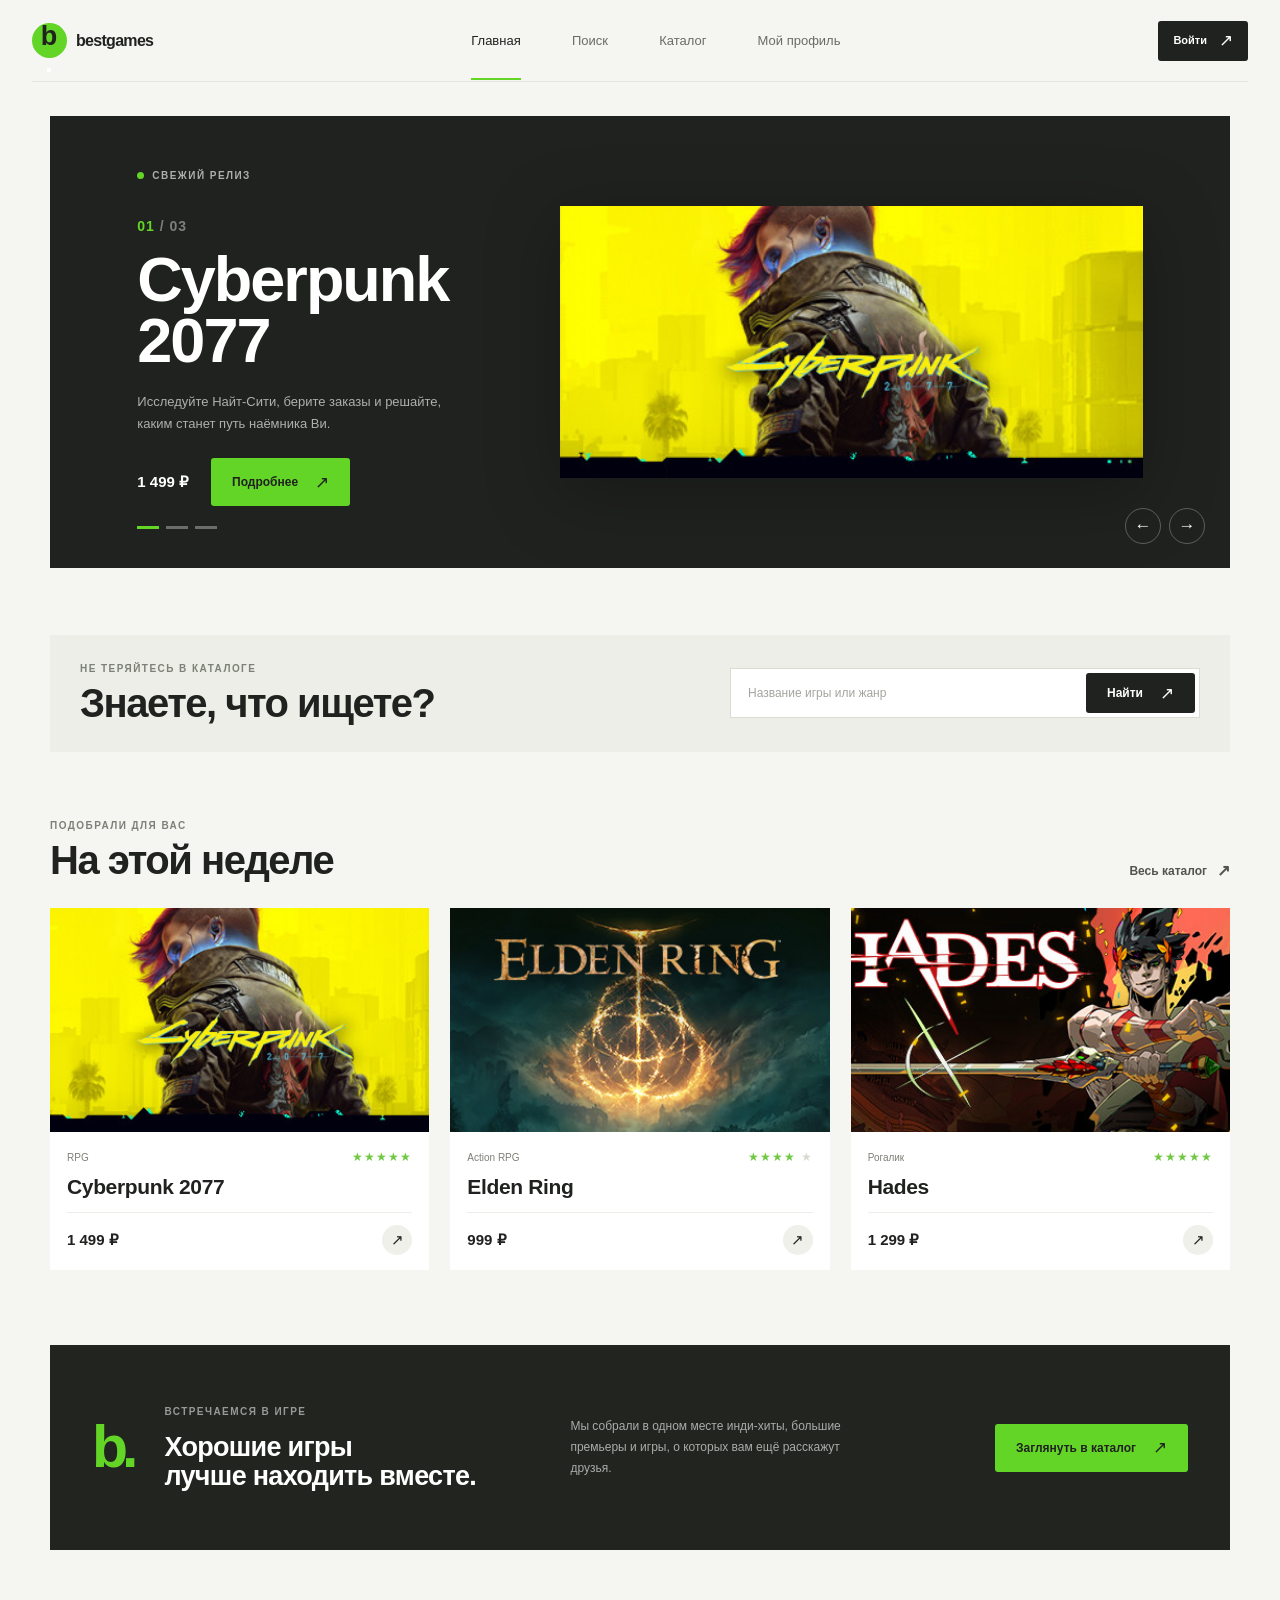
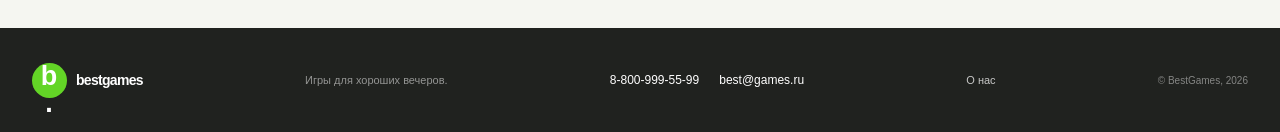
<file: index.html>
<!DOCTYPE html>
<html lang="ru">
    <head>
        <meta charset="utf-8"/>
        <meta content="width=device-width, initial-scale=1.0" name="viewport"/>
        <meta content="BestGames — компьютерные игры, дополнения и новые релизы в одном каталоге." name="description"/>
        <title>
            BestGames — игры, в которые хочется играть
        </title>
        <link href="css/main.css" rel="stylesheet"/>
    </head>
    <body>
        <header class="site-header">
            <div class="site-header__inner">
                <a aria-label="BestGames — главная" class="logo" href="index.html">
                    <span class="logo__mark">
                        b
                        <span>
                            .
                        </span>
                    </span>
                    <span class="logo__name">
                        bestgames
                    </span>
                </a>
                <nav aria-label="Основная навигация" class="site-nav">
                    <a class="site-nav__link site-nav__link--active" href="index.html">
                        Главная
                    </a>
                    <a class="site-nav__link" href="#search">
                        Поиск
                    </a>
                    <a class="site-nav__link" href="catalog.html">
                        Каталог
                    </a>
                    <a class="site-nav__link" href="profile.html">
                        Мой профиль
                    </a>
                </nav>
                <a class="button button--dark site-header__login" href="login.html">
                    Войти
                    <span aria-hidden="true">
                        ↗
                    </span>
                </a>
            </div>
        </header>
        <main>
            <section aria-label="Новинки игр" class="showcase page-width">
                <input checked="" class="showcase__control" id="release-one" name="new-release" type="radio"/>
                <input class="showcase__control" id="release-two" name="new-release" type="radio"/>
                <input class="showcase__control" id="release-three" name="new-release" type="radio"/>
                <div class="showcase__slides">
                    <article class="showcase__slide showcase__slide--one">
                        <div class="showcase__copy">
                            <p class="eyebrow">
                                <span class="eyebrow__dot">
                                </span>
                                Свежий релиз
                            </p>
                            <p class="showcase__index">
                                01
                                <span>
                                    / 03
                                </span>
                            </p>
                            <h1 class="showcase__title">
                                Cyberpunk 2077
                            </h1>
                            <p class="showcase__description">
                                Исследуйте Найт-Сити, берите заказы и решайте, каким станет путь наёмника Ви.
                            </p>
                            <div class="showcase__buy">
                                <span class="price">
                                    1 499 ₽
                                </span>
                                <a class="button button--lime" href="catalog.html#description-cosmic">
                                    Подробнее
                                    <span aria-hidden="true">
                                        ↗
                                    </span>
                                </a>
                            </div>
                        </div>
                        <img alt="Официальная обложка Cyberpunk 2077" class="showcase__image" src="assets/cyberpunk-2077.jpg"/>
                        <div class="showcase__arrows">
                            <label aria-label="Предыдущая игра" class="showcase__arrow" for="release-three">
                                ←
                            </label>
                            <label aria-label="Следующая игра" class="showcase__arrow" for="release-two">
                                →
                            </label>
                        </div>
                    </article>
                    <article class="showcase__slide showcase__slide--two">
                        <div class="showcase__copy">
                            <p class="eyebrow">
                                <span class="eyebrow__dot">
                                </span>
                                Скоро в продаже
                            </p>
                            <p class="showcase__index">
                                02
                                <span>
                                    / 03
                                </span>
                            </p>
                            <h2 class="showcase__title">
                                Elden Ring
                            </h2>
                            <p class="showcase__description">
                                Исследуйте Междуземье, находите скрытые тропы и сражайтесь с его обитателями.
                            </p>
                            <div class="showcase__buy">
                                <span class="price">
                                    999 ₽
                                </span>
                                <a class="button button--lime" href="catalog.html#description-frostline">
                                    Подробнее
                                    <span aria-hidden="true">
                                        ↗
                                    </span>
                                </a>
                            </div>
                        </div>
                        <img alt="Официальная обложка Elden Ring" class="showcase__image" src="assets/elden-ring.jpg"/>
                        <div class="showcase__arrows">
                            <label aria-label="Предыдущая игра" class="showcase__arrow" for="release-one">
                                ←
                            </label>
                            <label aria-label="Следующая игра" class="showcase__arrow" for="release-three">
                                →
                            </label>
                        </div>
                    </article>
                    <article class="showcase__slide showcase__slide--three">
                        <div class="showcase__copy">
                            <p class="eyebrow">
                                <span class="eyebrow__dot">
                                </span>
                                Выбор редакции
                            </p>
                            <p class="showcase__index">
                                03
                                <span>
                                    / 03
                                </span>
                            </p>
                            <h2 class="showcase__title">
                                Hades
                            </h2>
                            <p class="showcase__description">
                                Сын Аида снова и снова пытается выбраться из подземного царства.
                            </p>
                            <div class="showcase__buy">
                                <span class="price">
                                    1 299 ₽
                                </span>
                                <a class="button button--lime" href="catalog.html#description-drift">
                                    Подробнее
                                    <span aria-hidden="true">
                                        ↗
                                    </span>
                                </a>
                            </div>
                        </div>
                        <img alt="Официальная обложка Hades" class="showcase__image" src="assets/hades.jpg"/>
                        <div class="showcase__arrows">
                            <label aria-label="Предыдущая игра" class="showcase__arrow" for="release-two">
                                ←
                            </label>
                            <label aria-label="Следующая игра" class="showcase__arrow" for="release-one">
                                →
                            </label>
                        </div>
                    </article>
                </div>
                <div aria-label="Выбрать слайд" class="showcase__dots">
                    <label aria-label="Слайд 1" for="release-one">
                    </label>
                    <label aria-label="Слайд 2" for="release-two">
                    </label>
                    <label aria-label="Слайд 3" for="release-three">
                    </label>
                </div>
            </section>
            <section class="page-width home-search" id="search">
                <div>
                    <p class="eyebrow">
                        Не теряйтесь в каталоге
                    </p>
                    <h2 class="section-title">
                        Знаете, что ищете?
                    </h2>
                </div>
                <form action="catalog.html" class="search-form" method="get">
                    <label class="visually-hidden" for="game-search">
                        Название игры или жанр
                    </label>
                    <input id="game-search" name="q" placeholder="Название игры или жанр" type="search"/>
                    <button class="button button--dark" type="submit">
                        Найти
                        <span aria-hidden="true">
                            ↗
                        </span>
                    </button>
                </form>
            </section>
            <section class="page-width section-block">
                <div class="section-heading">
                    <div>
                        <p class="eyebrow">
                            Подобрали для вас
                        </p>
                        <h2 class="section-title">
                            На этой неделе
                        </h2>
                    </div>
                    <a class="text-link" href="catalog.html">
                        Весь каталог
                        <span aria-hidden="true">
                            ↗
                        </span>
                    </a>
                </div>
                <div class="game-grid game-grid--home">
                    <article class="game-card">
                        <a aria-label="Обложка игры Cyberpunk 2077 — подробнее" class="game-card__art-link" href="catalog.html#description-cosmic">
                            <img alt="Официальная обложка Cyberpunk 2077" class="game-card__image" src="assets/cyberpunk-2077.jpg"/>
                        </a>
                        <div class="game-card__body">
                            <div class="game-card__meta">
                                <span>
                                    RPG
                                </span>
                                <span aria-label="Рейтинг: 5 из 5" class="rating">
                                    ★★★★★
                                </span>
                            </div>
                            <h3 class="game-card__title">
                                Cyberpunk 2077
                            </h3>
                            <div class="game-card__bottom">
                                <span class="price">
                                    1 499 ₽
                                </span>
                                <a aria-label="Подробнее о Cyberpunk 2077" class="round-link" href="catalog.html#description-cosmic">
                                    ↗
                                </a>
                            </div>
                        </div>
                    </article>
                    <article class="game-card">
                        <a aria-label="Обложка игры Elden Ring — подробнее" class="game-card__art-link" href="catalog.html#description-frostline">
                            <img alt="Официальная обложка Elden Ring" class="game-card__image" src="assets/elden-ring.jpg"/>
                        </a>
                        <div class="game-card__body">
                            <div class="game-card__meta">
                                <span>
                                    Action RPG
                                </span>
                                <span aria-label="Рейтинг: 4 из 5" class="rating">
                                    ★★★★
                                    <span class="rating__empty">
                                        ★
                                    </span>
                                </span>
                            </div>
                            <h3 class="game-card__title">
                                Elden Ring
                            </h3>
                            <div class="game-card__bottom">
                                <span class="price">
                                    999 ₽
                                </span>
                                <a aria-label="Подробнее о Elden Ring" class="round-link" href="catalog.html#description-frostline">
                                    ↗
                                </a>
                            </div>
                        </div>
                    </article>
                    <article class="game-card">
                        <a aria-label="Обложка игры Hades — подробнее" class="game-card__art-link" href="catalog.html#description-drift">
                            <img alt="Официальная обложка Hades" class="game-card__image" src="assets/hades.jpg"/>
                        </a>
                        <div class="game-card__body">
                            <div class="game-card__meta">
                                <span>
                                    Рогалик
                                </span>
                                <span aria-label="Рейтинг: 5 из 5" class="rating">
                                    ★★★★★
                                </span>
                            </div>
                            <h3 class="game-card__title">
                                Hades
                            </h3>
                            <div class="game-card__bottom">
                                <span class="price">
                                    1 299 ₽
                                </span>
                                <a aria-label="Подробнее о Hades" class="round-link" href="catalog.html#description-drift">
                                    ↗
                                </a>
                            </div>
                        </div>
                    </article>
                </div>
            </section>
            <section class="page-width about-strip" id="about">
                <span class="about-strip__mark">
                    b.
                </span>
                <div>
                    <p class="eyebrow">
                        Встречаемся в игре
                    </p>
                    <h2>
                        Хорошие игры
                        <br/>
                        лучше находить вместе.
                    </h2>
                </div>
                <p class="about-strip__text">
                    Мы собрали в одном месте инди-хиты, большие премьеры и игры, о которых вам ещё расскажут друзья.
                </p>
                <a class="button button--lime" href="catalog.html">
                    Заглянуть в каталог
                    <span aria-hidden="true">
                        ↗
                    </span>
                </a>
            </section>
        </main>
        <footer class="site-footer">
            <div class="site-footer__inner">
                <a class="logo logo--footer" href="index.html">
                    <span class="logo__mark">
                        b
                        <span>
                            .
                        </span>
                    </span>
                    <span class="logo__name">
                        bestgames
                    </span>
                </a>
                <p>
                    Игры для хороших вечеров.
                </p>
                <div class="site-footer__contacts">
                    <a href="tel:88009995599">
                        8-800-999-55-99
                    </a>
                    <a href="mailto:best@games.ru">
                        best@games.ru
                    </a>
                </div>
                <a class="site-footer__about" href="#about">
                    О нас
                </a>
                <span class="site-footer__copy">
                    © BestGames, 2026
                </span>
            </div>
        </footer>
    </body>
</html>
</file>
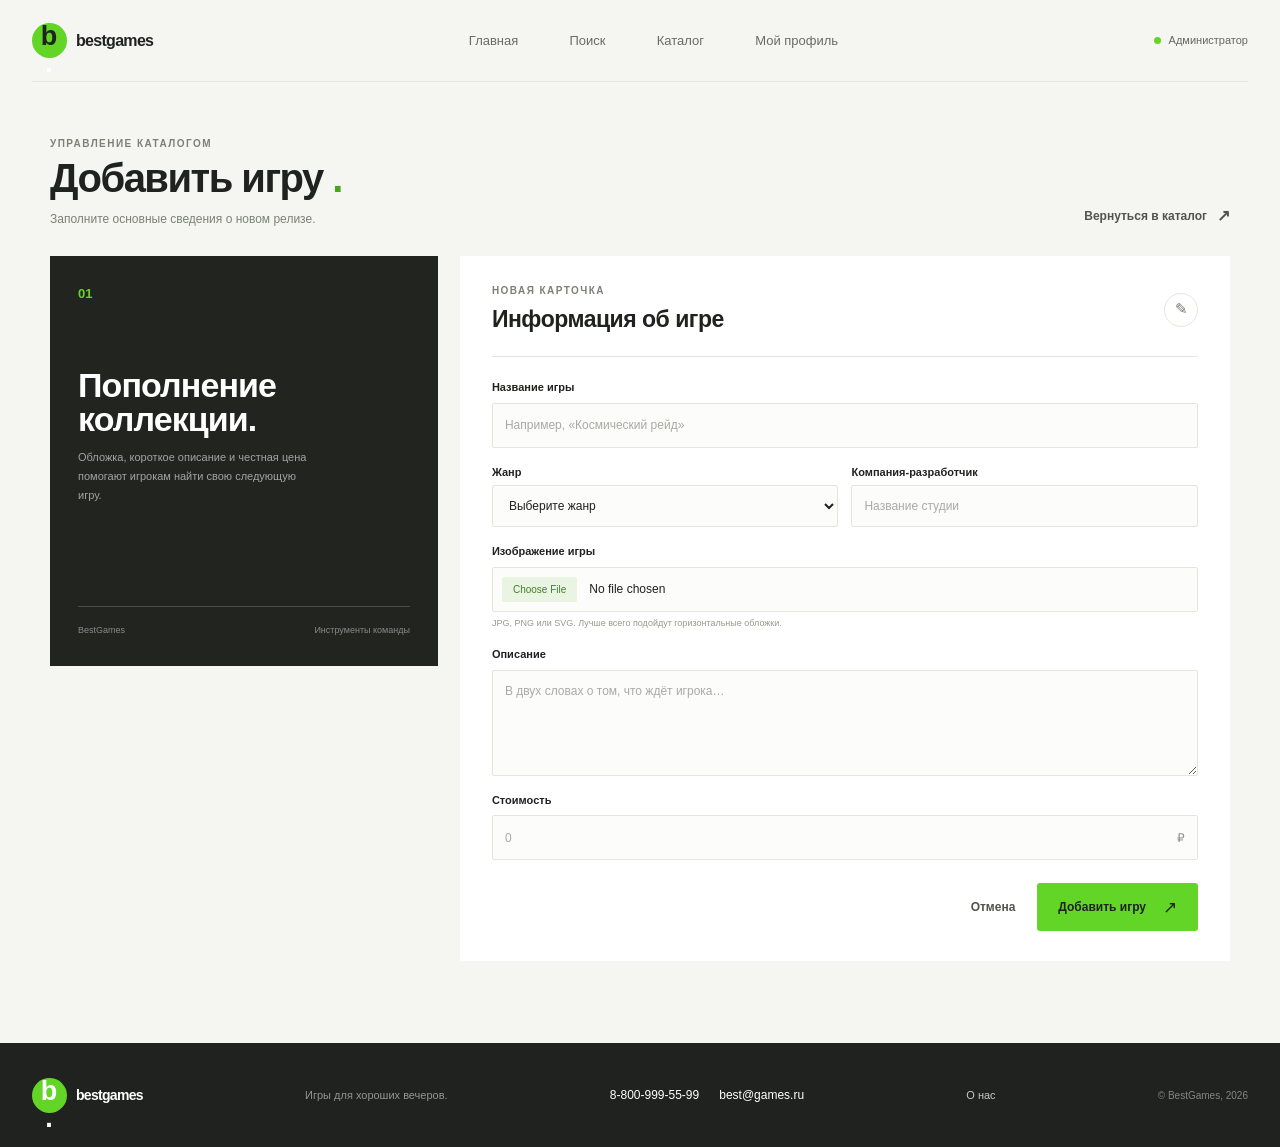
<file: admin.html>
<!DOCTYPE html>
<html lang="ru">
    <head>
        <meta charset="utf-8"/>
        <meta content="width=device-width, initial-scale=1.0" name="viewport"/>
        <title>
            Добавить игру — BestGames
        </title>
        <link href="css/main.css" rel="stylesheet"/>
    </head>
    <body>
        <header class="site-header">
            <div class="site-header__inner">
                <a aria-label="BestGames — главная" class="logo" href="index.html">
                    <span class="logo__mark">
                        b
                        <span>
                            .
                        </span>
                    </span>
                    <span class="logo__name">
                        bestgames
                    </span>
                </a>
                <nav aria-label="Основная навигация" class="site-nav">
                    <a class="site-nav__link" href="index.html">
                        Главная
                    </a>
                    <a class="site-nav__link" href="index.html#search">
                        Поиск
                    </a>
                    <a class="site-nav__link" href="catalog.html">
                        Каталог
                    </a>
                    <a class="site-nav__link" href="profile.html">
                        Мой профиль
                    </a>
                </nav>
                <span class="admin-badge">
                    <span class="eyebrow__dot">
                    </span>
                    Администратор
                </span>
            </div>
        </header>
        <main class="page-width admin-page">
            <div class="section-heading">
                <div>
                    <p class="eyebrow">
                        Управление каталогом
                    </p>
                    <h1 class="section-title">
                        Добавить игру
                        <span class="title-dot">
                            .
                        </span>
                    </h1>
                    <p class="catalog-heading__count">
                        Заполните основные сведения о новом релизе.
                    </p>
                </div>
                <a class="text-link" href="catalog.html">
                    Вернуться в каталог
                    <span aria-hidden="true">
                        ↗
                    </span>
                </a>
            </div>
            <div class="admin-layout">
                <aside class="admin-note">
                    <span class="admin-note__number">
                        01
                    </span>
                    <h2>
                        Пополнение
                        <br/>
                        коллекции.
                    </h2>
                    <p>
                        Обложка, короткое описание и честная цена помогают игрокам найти свою следующую игру.
                    </p>
                    <div class="admin-note__bottom">
                        <span>
                            BestGames
                        </span>
                        <span>
                            Инструменты команды
                        </span>
                    </div>
                </aside>
                <section aria-labelledby="admin-form-title" class="admin-form-card">
                    <div class="profile-details__heading">
                        <div>
                            <p class="eyebrow">
                                Новая карточка
                            </p>
                            <h2 id="admin-form-title">
                                Информация об игре
                            </h2>
                        </div>
                        <span aria-hidden="true" class="profile-details__edit">
                            ✎
                        </span>
                    </div>
                    <form action="/add-game" class="form-stack" enctype="multipart/form-data" method="post">
                        <div class="form-field">
                            <label for="game-name">
                                Название игры
                            </label>
                            <input id="game-name" name="game-name" placeholder="Например, «Космический рейд»" required="" type="text"/>
                        </div>
                        <div class="form-grid">
                            <div class="form-field">
                                <label for="genre">
                                    Жанр
                                </label>
                                <select id="genre" name="genre" required="">
                                    <option disabled="" selected="" value="">
                                        Выберите жанр
                                    </option>
                                    <option>
                                        Приключение
                                    </option>
                                    <option>
                                        Экшен
                                    </option>
                                    <option>
                                        Гонки
                                    </option>
                                    <option>
                                        Стратегия
                                    </option>
                                    <option>
                                        Выживание
                                    </option>
                                </select>
                            </div>
                            <div class="form-field">
                                <label for="developer">
                                    Компания-разработчик
                                </label>
                                <input id="developer" name="developer" placeholder="Название студии" required="" type="text"/>
                            </div>
                        </div>
                        <div class="form-field">
                            <label for="cover">
                                Изображение игры
                            </label>
                            <input accept="image/jpeg,image/png,image/gif,image/webp" class="file-input" id="cover" name="cover" required="" type="file"/>
                            <span class="form-field__hint">
                                JPG, PNG или SVG. Лучше всего подойдут горизонтальные обложки.
                            </span>
                        </div>
                        <div class="form-field">
                            <label for="description">
                                Описание
                            </label>
                            <textarea id="description" name="description" placeholder="В двух словах о том, что ждёт игрока…" required="" rows="4"></textarea>
                        </div>
                        <div class="form-field">
                            <label for="price">
                                Стоимость
                            </label>
                            <div class="price-input">
                                <input id="price" min="0" name="price" placeholder="0" required="" step="1" type="number"/>
                                <span>
                                    ₽
                                </span>
                            </div>
                        </div>
                        <div class="admin-form-card__actions">
                            <a class="text-link" href="catalog.html">
                                Отмена
                            </a>
                            <button class="button button--lime" type="submit">
                                Добавить игру
                                <span aria-hidden="true">
                                    ↗
                                </span>
                            </button>
                        </div>
                    </form>
                </section>
            </div>
        </main>
        <footer class="site-footer">
            <div class="site-footer__inner">
                <a class="logo logo--footer" href="index.html">
                    <span class="logo__mark">
                        b
                        <span>
                            .
                        </span>
                    </span>
                    <span class="logo__name">
                        bestgames
                    </span>
                </a>
                <p>
                    Игры для хороших вечеров.
                </p>
                <div class="site-footer__contacts">
                    <a href="tel:88009995599">
                        8-800-999-55-99
                    </a>
                    <a href="mailto:best@games.ru">
                        best@games.ru
                    </a>
                </div>
                <a class="site-footer__about" href="index.html#about">
                    О нас
                </a>
                <span class="site-footer__copy">
                    © BestGames, 2026
                </span>
            </div>
        </footer>
    </body>
</html>
</file>
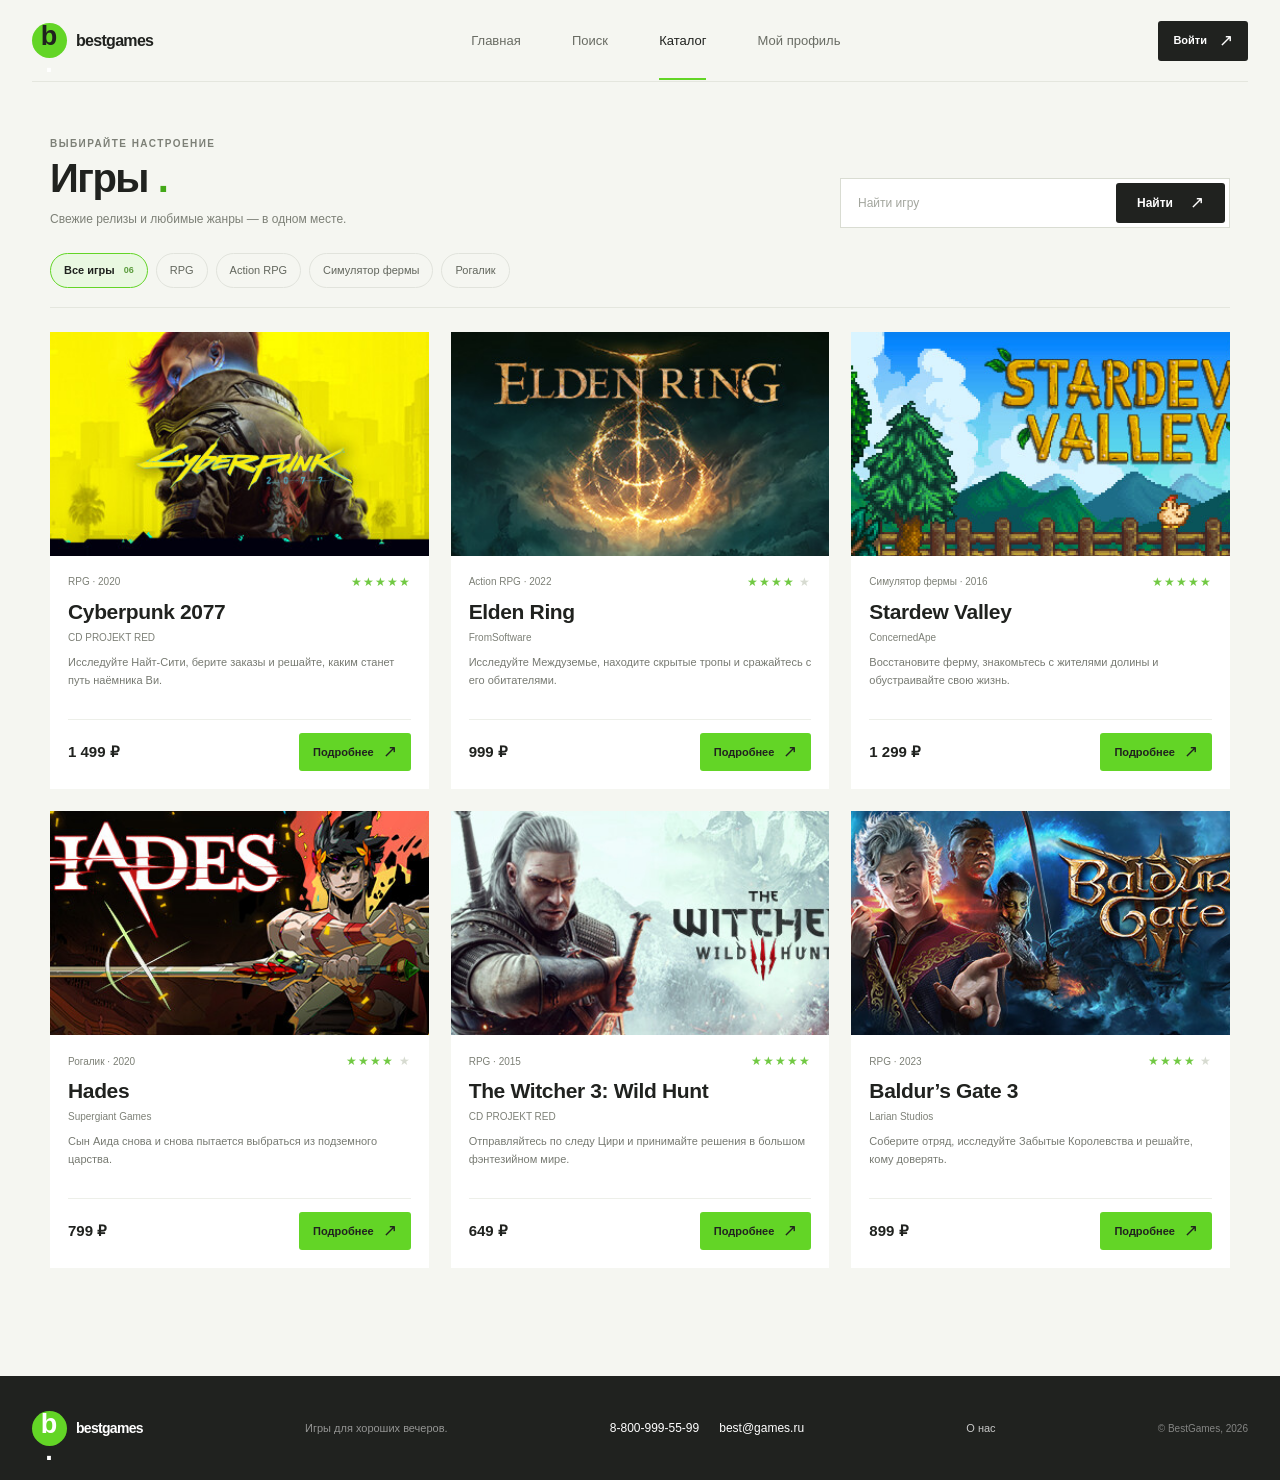
<file: catalog.html>
<!DOCTYPE html>
<html lang="ru">
    <head>
        <meta charset="utf-8"/>
        <meta content="width=device-width, initial-scale=1.0" name="viewport"/>
        <title>
            Каталог игр — BestGames
        </title>
        <link href="css/main.css" rel="stylesheet"/>
    </head>
    <body>
        <header class="site-header">
            <div class="site-header__inner">
                <a aria-label="BestGames — главная" class="logo" href="index.html">
                    <span class="logo__mark">
                        b
                        <span>
                            .
                        </span>
                    </span>
                    <span class="logo__name">
                        bestgames
                    </span>
                </a>
                <nav aria-label="Основная навигация" class="site-nav">
                    <a class="site-nav__link" href="index.html">
                        Главная
                    </a>
                    <a class="site-nav__link" href="index.html#search">
                        Поиск
                    </a>
                    <a class="site-nav__link site-nav__link--active" href="catalog.html">
                        Каталог
                    </a>
                    <a class="site-nav__link" href="profile.html">
                        Мой профиль
                    </a>
                </nav>
                <a class="button button--dark site-header__login" href="login.html">
                    Войти
                    <span aria-hidden="true">
                        ↗
                    </span>
                </a>
            </div>
        </header>
        <main class="page-width catalog-page">
            <div class="section-heading catalog-heading">
                <div>
                    <p class="eyebrow">
                        Выбирайте настроение
                    </p>
                    <h1 class="section-title">
                        Игры
                        <span class="title-dot">
                            .
                        </span>
                    </h1>
                    <p class="catalog-heading__count">
                        Свежие релизы и любимые жанры — в одном месте.
                    </p>
                </div>
                <form action="catalog.html" class="search-form search-form--catalog" method="get">
                    <label class="visually-hidden" for="catalog-search">
                        Поиск по каталогу
                    </label>
                    <input id="catalog-search" name="q" placeholder="Найти игру" type="search"/>
                    <button class="button button--dark" type="submit">
                        Найти
                        <span aria-hidden="true">
                            ↗
                        </span>
                    </button>
                </form>
            </div>
            <div aria-label="Жанры" class="catalog-filters">
                <a class="filter-pill filter-pill--active" href="catalog.html">
                    Все игры
                    <span>
                        06
                    </span>
                </a>
                <a class="filter-pill" href="#adventure">
                    RPG
                </a>
                <a class="filter-pill" href="#action">
                    Action RPG
                </a>
                <a class="filter-pill" href="#racing">
                    Симулятор фермы
                </a>
                <a class="filter-pill" href="#strategy">
                    Рогалик
                </a>
            </div>
            <div class="catalog-grid" id="catalog-list">
                <article class="game-card game-card--catalog" id="adventure">
                    <a class="game-card__art-link" href="#description-cosmic">
                        <img alt="Официальная обложка Cyberpunk 2077" class="game-card__image" src="assets/cyberpunk-2077.jpg"/>
                    </a>
                    <div class="game-card__body">
                        <div class="game-card__meta">
                            <span>
                                RPG · 2020
                            </span>
                            <span aria-label="Рейтинг: 5 из 5" class="rating">
                                ★★★★★
                            </span>
                        </div>
                        <h2 class="game-card__title">
                            Cyberpunk 2077
                        </h2>
                        <p class="game-card__developer">
                            CD PROJEKT RED
                        </p>
                        <p class="game-card__description">
                            Исследуйте Найт-Сити, берите заказы и решайте, каким станет путь наёмника Ви.
                        </p>
                        <div class="game-card__bottom">
                            <span class="price">
                                1 499 ₽
                            </span>
                            <a class="button button--lime button--small" href="#description-cosmic">
                                Подробнее
                                <span aria-hidden="true">
                                    ↗
                                </span>
                            </a>
                        </div>
                    </div>
                </article>
                <article class="game-card game-card--catalog" id="action">
                    <a class="game-card__art-link" href="#description-frostline">
                        <img alt="Официальная обложка Elden Ring" class="game-card__image" src="assets/elden-ring.jpg"/>
                    </a>
                    <div class="game-card__body">
                        <div class="game-card__meta">
                            <span>
                                Action RPG · 2022
                            </span>
                            <span aria-label="Рейтинг: 4 из 5" class="rating">
                                ★★★★
                                <span class="rating__empty">
                                    ★
                                </span>
                            </span>
                        </div>
                        <h2 class="game-card__title">
                            Elden Ring
                        </h2>
                        <p class="game-card__developer">
                            FromSoftware
                        </p>
                        <p class="game-card__description">
                            Исследуйте Междуземье, находите скрытые тропы и сражайтесь с его обитателями.
                        </p>
                        <div class="game-card__bottom">
                            <span class="price">
                                999 ₽
                            </span>
                            <a class="button button--lime button--small" href="#description-frostline">
                                Подробнее
                                <span aria-hidden="true">
                                    ↗
                                </span>
                            </a>
                        </div>
                    </div>
                </article>
                <article class="game-card game-card--catalog" id="racing">
                    <a class="game-card__art-link" href="#description-drift">
                        <img alt="Официальная обложка Stardew Valley" class="game-card__image" src="assets/stardew-valley.jpg"/>
                    </a>
                    <div class="game-card__body">
                        <div class="game-card__meta">
                            <span>
                                Симулятор фермы · 2016
                            </span>
                            <span aria-label="Рейтинг: 5 из 5" class="rating">
                                ★★★★★
                            </span>
                        </div>
                        <h2 class="game-card__title">
                            Stardew Valley
                        </h2>
                        <p class="game-card__developer">
                            ConcernedApe
                        </p>
                        <p class="game-card__description">
                            Восстановите ферму, знакомьтесь с жителями долины и обустраивайте свою жизнь.
                        </p>
                        <div class="game-card__bottom">
                            <span class="price">
                                1 299 ₽
                            </span>
                            <a class="button button--lime button--small" href="#description-drift">
                                Подробнее
                                <span aria-hidden="true">
                                    ↗
                                </span>
                            </a>
                        </div>
                    </div>
                </article>
                <article class="game-card game-card--catalog" id="strategy">
                    <a class="game-card__art-link" href="#description-orbit">
                        <img alt="Официальная обложка Hades" class="game-card__image" src="assets/hades.jpg"/>
                    </a>
                    <div class="game-card__body">
                        <div class="game-card__meta">
                            <span>
                                Рогалик · 2020
                            </span>
                            <span aria-label="Рейтинг: 4 из 5" class="rating">
                                ★★★★
                                <span class="rating__empty">
                                    ★
                                </span>
                            </span>
                        </div>
                        <h2 class="game-card__title">
                            Hades
                        </h2>
                        <p class="game-card__developer">
                            Supergiant Games
                        </p>
                        <p class="game-card__description">
                            Сын Аида снова и снова пытается выбраться из подземного царства.
                        </p>
                        <div class="game-card__bottom">
                            <span class="price">
                                799 ₽
                            </span>
                            <a class="button button--lime button--small" href="#description-orbit">
                                Подробнее
                                <span aria-hidden="true">
                                    ↗
                                </span>
                            </a>
                        </div>
                    </div>
                </article>
                <article class="game-card game-card--catalog" id="witcher">
                    <a class="game-card__art-link" href="#description-long-road">
                        <img alt="Официальная обложка The Witcher 3: Wild Hunt" class="game-card__image" src="assets/witcher-3.jpg"/>
                    </a>
                    <div class="game-card__body">
                        <div class="game-card__meta">
                            <span>
                                RPG · 2015
                            </span>
                            <span aria-label="Рейтинг: 5 из 5" class="rating">
                                ★★★★★
                            </span>
                        </div>
                        <h2 class="game-card__title">
                            The Witcher 3: Wild Hunt
                        </h2>
                        <p class="game-card__developer">
                            CD PROJEKT RED
                        </p>
                        <p class="game-card__description">
                            Отправляйтесь по следу Цири и принимайте решения в большом фэнтезийном мире.
                        </p>
                        <div class="game-card__bottom">
                            <span class="price">
                                649 ₽
                            </span>
                            <a class="button button--lime button--small" href="#description-long-road">
                                Подробнее
                                <span aria-hidden="true">
                                    ↗
                                </span>
                            </a>
                        </div>
                    </div>
                </article>
                <article class="game-card game-card--catalog" id="baldurs-gate">
                    <a class="game-card__art-link" href="#description-last-lap">
                        <img alt="Официальная обложка Baldur’s Gate 3" class="game-card__image" src="assets/baldurs-gate-3.jpg"/>
                    </a>
                    <div class="game-card__body">
                        <div class="game-card__meta">
                            <span>
                                RPG · 2023
                            </span>
                            <span aria-label="Рейтинг: 4 из 5" class="rating">
                                ★★★★
                                <span class="rating__empty">
                                    ★
                                </span>
                            </span>
                        </div>
                        <h2 class="game-card__title">
                            Baldur’s Gate 3
                        </h2>
                        <p class="game-card__developer">
                            Larian Studios
                        </p>
                        <p class="game-card__description">
                            Соберите отряд, исследуйте Забытые Королевства и решайте, кому доверять.
                        </p>
                        <div class="game-card__bottom">
                            <span class="price">
                                899 ₽
                            </span>
                            <a class="button button--lime button--small" href="#description-last-lap">
                                Подробнее
                                <span aria-hidden="true">
                                    ↗
                                </span>
                            </a>
                        </div>
                    </div>
                </article>
            </div>
            <div aria-live="polite" class="game-details">
                <article class="game-detail" id="description-cosmic">
                    <img alt="Официальная обложка Cyberpunk 2077" src="assets/cyberpunk-2077.jpg"/>
                    <div>
                        <p class="eyebrow">
                            RPG · CD PROJEKT RED
                        </p>
                        <h2>
                            Cyberpunk 2077
                        </h2>
                        <p>
                            Откройте Найт-Сити, принимайте заказы и выбирайте собственный путь в футуристическом ролевом приключении CD PROJEKT RED.
                        </p>
                        <div class="game-detail__bottom">
                            <span class="price">
                                1 499 ₽
                            </span>
                            <a class="text-link" href="#catalog-list">
                                Назад к каталогу
                                <span aria-hidden="true">
                                    ↗
                                </span>
                            </a>
                        </div>
                    </div>
                </article>
                <article class="game-detail" id="description-frostline">
                    <img alt="Официальная обложка Elden Ring" src="assets/elden-ring.jpg"/>
                    <div>
                        <p class="eyebrow">
                            Action RPG · FromSoftware
                        </p>
                        <h2>
                            Elden Ring
                        </h2>
                        <p>
                            Путешествуйте по Междуземью, открывайте новые области и собирайте собственную историю в ролевой игре FromSoftware.
                        </p>
                        <div class="game-detail__bottom">
                            <span class="price">
                                999 ₽
                            </span>
                            <a class="text-link" href="#catalog-list">
                                Назад к каталогу
                                <span aria-hidden="true">
                                    ↗
                                </span>
                            </a>
                        </div>
                    </div>
                </article>
                <article class="game-detail" id="description-drift">
                    <img alt="Официальная обложка Stardew Valley" src="assets/stardew-valley.jpg"/>
                    <div>
                        <p class="eyebrow">
                            Симулятор фермы · ConcernedApe
                        </p>
                        <h2>
                            Stardew Valley
                        </h2>
                        <p>
                            Приведите в порядок старую ферму, выращивайте урожай и знакомьтесь с жителями Stardew Valley.
                        </p>
                        <div class="game-detail__bottom">
                            <span class="price">
                                1 299 ₽
                            </span>
                            <a class="text-link" href="#catalog-list">
                                Назад к каталогу
                                <span aria-hidden="true">
                                    ↗
                                </span>
                            </a>
                        </div>
                    </div>
                </article>
                <article class="game-detail" id="description-orbit">
                    <img alt="Официальная обложка Hades" src="assets/hades.jpg"/>
                    <div>
                        <p class="eyebrow">
                            Рогалик · Supergiant Games
                        </p>
                        <h2>
                            Hades
                        </h2>
                        <p>
                            Помогите Загрею выбраться из подземного царства в динамичной игре Supergiant Games, где каждая попытка открывает новые детали истории.
                        </p>
                        <div class="game-detail__bottom">
                            <span class="price">
                                799 ₽
                            </span>
                            <a class="text-link" href="#catalog-list">
                                Назад к каталогу
                                <span aria-hidden="true">
                                    ↗
                                </span>
                            </a>
                        </div>
                    </div>
                </article>
                <article class="game-detail" id="description-long-road">
                    <img alt="Официальная обложка The Witcher 3: Wild Hunt" src="assets/witcher-3.jpg"/>
                    <div>
                        <p class="eyebrow">
                            RPG · CD PROJEKT RED
                        </p>
                        <h2>
                            The Witcher 3: Wild Hunt
                        </h2>
                        <p>
                            Играйте за Геральта из Ривии, ищите Цири и беритесь за заказы на чудовищ в открытом мире.
                        </p>
                        <div class="game-detail__bottom">
                            <span class="price">
                                649 ₽
                            </span>
                            <a class="text-link" href="#catalog-list">
                                Назад к каталогу
                                <span aria-hidden="true">
                                    ↗
                                </span>
                            </a>
                        </div>
                    </div>
                </article>
                <article class="game-detail" id="description-last-lap">
                    <img alt="Официальная обложка Baldur’s Gate 3" src="assets/baldurs-gate-3.jpg"/>
                    <div>
                        <p class="eyebrow">
                            RPG · Larian Studios
                        </p>
                        <h2>
                            Baldur’s Gate 3
                        </h2>
                        <p>
                            Соберите команду и отправляйтесь в Забытые Королевства. Выборы, сражения и отношения с персонажами меняют ход приключения.
                        </p>
                        <div class="game-detail__bottom">
                            <span class="price">
                                899 ₽
                            </span>
                            <a class="text-link" href="#catalog-list">
                                Назад к каталогу
                                <span aria-hidden="true">
                                    ↗
                                </span>
                            </a>
                        </div>
                    </div>
                </article>
            </div>
        </main>
        <footer class="site-footer">
            <div class="site-footer__inner">
                <a class="logo logo--footer" href="index.html">
                    <span class="logo__mark">
                        b
                        <span>
                            .
                        </span>
                    </span>
                    <span class="logo__name">
                        bestgames
                    </span>
                </a>
                <p>
                    Игры для хороших вечеров.
                </p>
                <div class="site-footer__contacts">
                    <a href="tel:88009995599">
                        8-800-999-55-99
                    </a>
                    <a href="mailto:best@games.ru">
                        best@games.ru
                    </a>
                </div>
                <a class="site-footer__about" href="index.html#about">
                    О нас
                </a>
                <span class="site-footer__copy">
                    © BestGames, 2026
                </span>
            </div>
        </footer>
    </body>
</html>
</file>
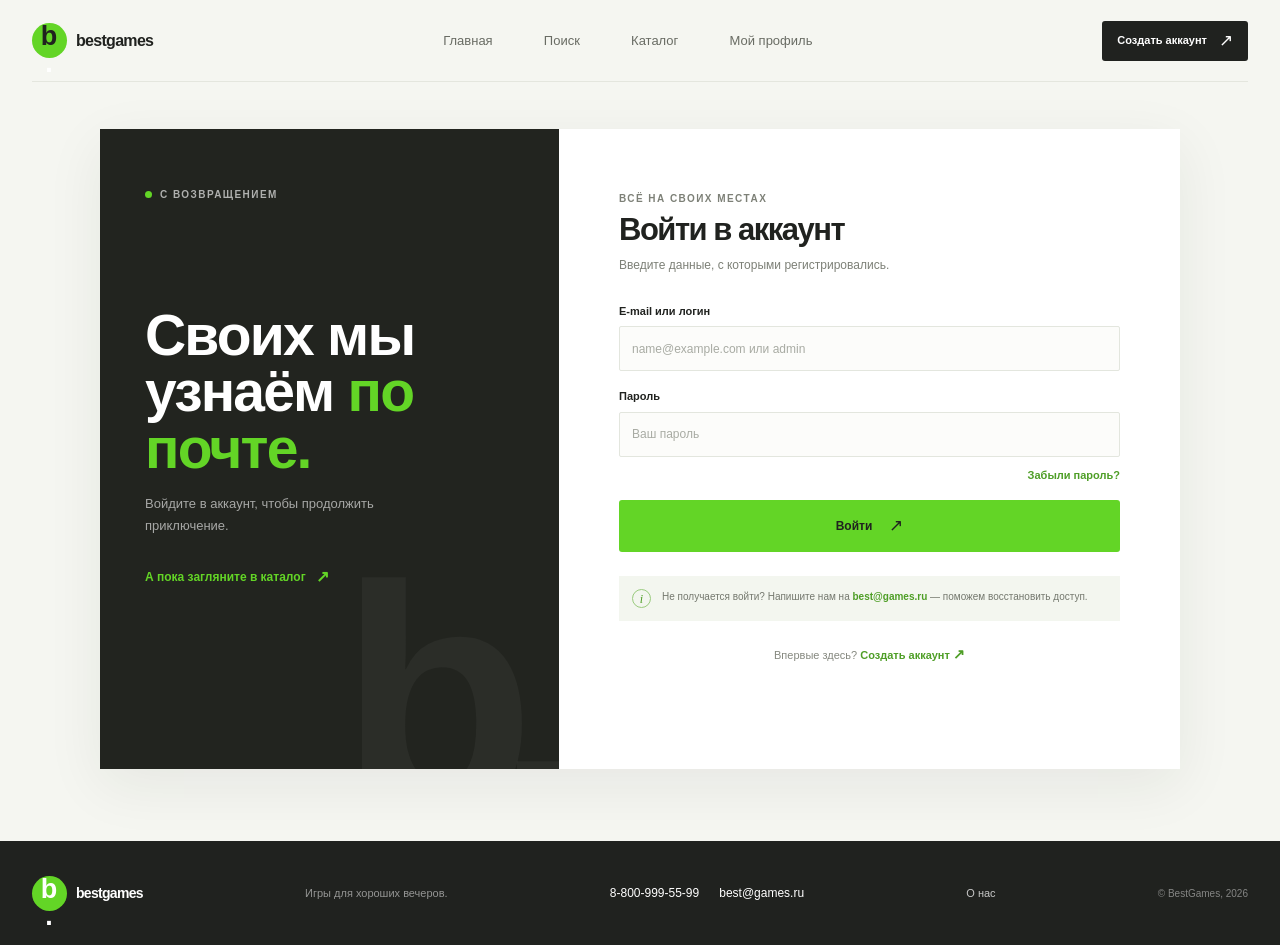
<file: login.html>
<!DOCTYPE html>
<html lang="ru">
    <head>
        <meta charset="utf-8"/>
        <meta content="width=device-width, initial-scale=1.0" name="viewport"/>
        <title>
            Войти — BestGames
        </title>
        <link href="css/main.css" rel="stylesheet"/>
    </head>
    <body class="account-page">
        <header class="site-header">
            <div class="site-header__inner">
                <a aria-label="BestGames — главная" class="logo" href="index.html">
                    <span class="logo__mark">
                        b
                        <span>
                            .
                        </span>
                    </span>
                    <span class="logo__name">
                        bestgames
                    </span>
                </a>
                <nav aria-label="Основная навигация" class="site-nav">
                    <a class="site-nav__link" href="index.html">
                        Главная
                    </a>
                    <a class="site-nav__link" href="index.html#search">
                        Поиск
                    </a>
                    <a class="site-nav__link" href="catalog.html">
                        Каталог
                    </a>
                    <a class="site-nav__link" href="profile.html">
                        Мой профиль
                    </a>
                </nav>
                <a class="button button--dark site-header__login" href="register.html">
                    Создать аккаунт
                    <span aria-hidden="true">
                        ↗
                    </span>
                </a>
            </div>
        </header>
        <main class="account-layout">
            <aside class="account-aside account-aside--login">
                <p class="eyebrow">
                    <span class="eyebrow__dot">
                    </span>
                    С возвращением
                </p>
                <h1>
                    Своих мы
                    <br/>
                    узнаём
                    <span>
                        по почте.
                    </span>
                </h1>
                <p>
                    Войдите в аккаунт, чтобы продолжить приключение.
                </p>
                <a class="text-link" href="catalog.html">
                    А пока загляните в каталог
                    <span aria-hidden="true">
                        ↗
                    </span>
                </a>
                <span class="account-aside__mark">
                    b.
                </span>
            </aside>
            <section aria-labelledby="login-title" class="account-card">
                <p class="eyebrow">
                    Всё на своих местах
                </p>
                <h2 class="section-title" id="login-title">
                    Войти в аккаунт
                </h2>
                <p class="account-card__intro">
                    Введите данные, с которыми регистрировались.
                </p>
                <div class="form-stack" id="login-form">
                    <div class="form-field">
                        <label for="email">
                            E-mail или логин
                        </label>
                        <input autocomplete="username" id="email" name="email" placeholder="name@example.com или admin" required="" type="text"/>
                    </div>
                    <div class="form-field">
                        <label for="password">
                            Пароль
                        </label>
                        <input autocomplete="current-password" id="password" name="password" placeholder="Ваш пароль" required="" type="password"/>
                    </div>
                    <div class="form-row form-row--end">
                        <a class="form-help" href="#recovery">
                            Забыли пароль?
                        </a>
                    </div>
                    <a class="button button--lime button--wide" href="admin.html">
                        Войти
                        <span aria-hidden="true">
                            ↗
                        </span>
                    </a>
                </div>
                <div class="recovery-note" id="recovery">
                    <span class="recovery-note__icon">
                        i
                    </span>
                    <p>
                        Не получается войти? Напишите нам на
                        <a href="mailto:best@games.ru">
                            best@games.ru
                        </a>
                        — поможем восстановить доступ.
                    </p>
                </div>
                <p class="account-card__switch">
                    Впервые здесь?
                    <a href="register.html">
                        Создать аккаунт
                        <span aria-hidden="true">
                            ↗
                        </span>
                    </a>
                </p>
            </section>
        </main>
        <footer class="site-footer">
            <div class="site-footer__inner">
                <a class="logo logo--footer" href="index.html">
                    <span class="logo__mark">
                        b
                        <span>
                            .
                        </span>
                    </span>
                    <span class="logo__name">
                        bestgames
                    </span>
                </a>
                <p>
                    Игры для хороших вечеров.
                </p>
                <div class="site-footer__contacts">
                    <a href="tel:88009995599">
                        8-800-999-55-99
                    </a>
                    <a href="mailto:best@games.ru">
                        best@games.ru
                    </a>
                </div>
                <a class="site-footer__about" href="index.html#about">
                    О нас
                </a>
                <span class="site-footer__copy">
                    © BestGames, 2026
                </span>
            </div>
        </footer>
    </body>
</html>
</file>
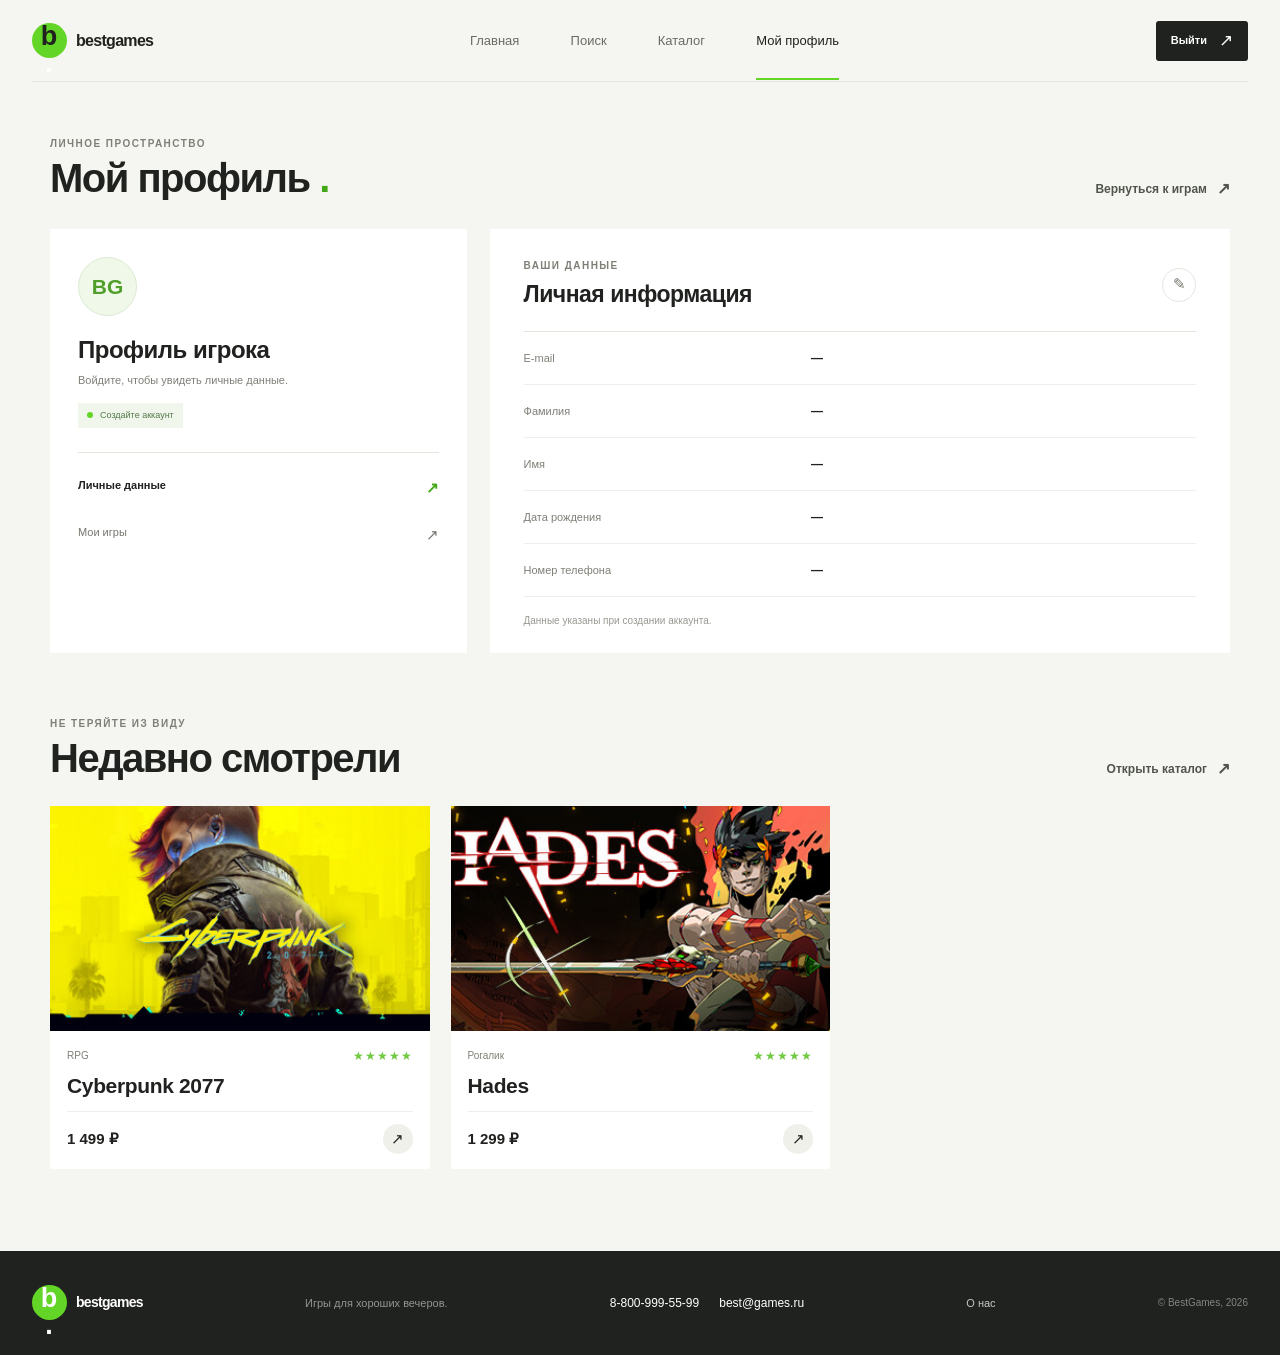
<file: profile.html>
<!DOCTYPE html>
<html lang="ru">
    <head>
        <meta charset="utf-8"/>
        <meta content="width=device-width, initial-scale=1.0" name="viewport"/>
        <title>
            Мой профиль — BestGames
        </title>
        <link href="css/main.css" rel="stylesheet"/>
    </head>
    <body>
        <header class="site-header">
            <div class="site-header__inner">
                <a aria-label="BestGames — главная" class="logo" href="index.html">
                    <span class="logo__mark">
                        b
                        <span>
                            .
                        </span>
                    </span>
                    <span class="logo__name">
                        bestgames
                    </span>
                </a>
                <nav aria-label="Основная навигация" class="site-nav">
                    <a class="site-nav__link" href="index.html">
                        Главная
                    </a>
                    <a class="site-nav__link" href="index.html#search">
                        Поиск
                    </a>
                    <a class="site-nav__link" href="catalog.html">
                        Каталог
                    </a>
                    <a class="site-nav__link site-nav__link--active" href="profile.html">
                        Мой профиль
                    </a>
                </nav>
                <a class="button button--dark site-header__login" data-logout="" href="login.html">
                    Выйти
                    <span aria-hidden="true">
                        ↗
                    </span>
                </a>
            </div>
        </header>
        <main class="page-width profile-page">
            <div class="section-heading">
                <div>
                    <p class="eyebrow">
                        Личное пространство
                    </p>
                    <h1 class="section-title">
                        Мой профиль
                        <span class="title-dot">
                            .
                        </span>
                    </h1>
                </div>
                <a class="text-link" href="catalog.html">
                    Вернуться к играм
                    <span aria-hidden="true">
                        ↗
                    </span>
                </a>
            </div>
            <div class="profile-layout">
                <aside class="profile-card">
                    <div aria-hidden="true" class="profile-avatar">
                        BG
                    </div>
                    <p class="profile-card__greeting" data-profile-greeting="">
                        Профиль игрока
                    </p>
                    <p class="profile-card__email" data-profile-email="">
                        Войдите, чтобы увидеть личные данные.
                    </p>
                    <span class="profile-card__badge">
                        <span class="eyebrow__dot">
                        </span>
                        Создайте аккаунт
                    </span>
                    <div class="profile-card__rule">
                    </div>
                    <a class="profile-card__link profile-card__link--active" href="#personal-info">
                        Личные данные
                        <span>
                            ↗
                        </span>
                    </a>
                    <a class="profile-card__link" href="catalog.html">
                        Мои игры
                        <span>
                            ↗
                        </span>
                    </a>
                </aside>
                <section class="profile-details" id="personal-info">
                    <div class="profile-details__heading">
                        <div>
                            <p class="eyebrow">
                                Ваши данные
                            </p>
                            <h2>
                                Личная информация
                            </h2>
                        </div>
                        <span aria-hidden="true" class="profile-details__edit">
                            ✎
                        </span>
                    </div>
                    <dl class="details-list">
                        <div class="details-list__item">
                            <dt>
                                E-mail
                            </dt>
                            <dd data-profile-field="email">
                                —
                            </dd>
                        </div>
                        <div class="details-list__item">
                            <dt>
                                Фамилия
                            </dt>
                            <dd data-profile-field="surname">
                                —
                            </dd>
                        </div>
                        <div class="details-list__item">
                            <dt>
                                Имя
                            </dt>
                            <dd data-profile-field="firstName">
                                —
                            </dd>
                        </div>
                        <div class="details-list__item">
                            <dt>
                                Дата рождения
                            </dt>
                            <dd data-profile-field="birthDate">
                                —
                            </dd>
                        </div>
                        <div class="details-list__item">
                            <dt>
                                Номер телефона
                            </dt>
                            <dd data-profile-field="phone">
                                —
                            </dd>
                        </div>
                    </dl>
                    <p class="profile-details__hint">
                        Данные указаны при создании аккаунта.
                    </p>
                </section>
            </div>
            <section class="profile-favorites">
                <div class="section-heading">
                    <div>
                        <p class="eyebrow">
                            Не теряйте из виду
                        </p>
                        <h2 class="section-title">
                            Недавно смотрели
                        </h2>
                    </div>
                    <a class="text-link" href="catalog.html">
                        Открыть каталог
                        <span aria-hidden="true">
                            ↗
                        </span>
                    </a>
                </div>
                <div class="game-grid game-grid--home">
                    <article class="game-card">
                        <a aria-label="Обложка игры Cyberpunk 2077 — подробнее" class="game-card__art-link" href="catalog.html#description-cosmic">
                            <img alt="Официальная обложка Cyberpunk 2077" class="game-card__image" src="assets/cyberpunk-2077.jpg"/>
                        </a>
                        <div class="game-card__body">
                            <div class="game-card__meta">
                                <span>
                                    RPG
                                </span>
                                <span aria-label="Рейтинг: 5 из 5" class="rating">
                                    ★★★★★
                                </span>
                            </div>
                            <h3 class="game-card__title">
                                Cyberpunk 2077
                            </h3>
                            <div class="game-card__bottom">
                                <span class="price">
                                    1 499 ₽
                                </span>
                                <a aria-label="Подробнее о Cyberpunk 2077" class="round-link" href="catalog.html#description-cosmic">
                                    ↗
                                </a>
                            </div>
                        </div>
                    </article>
                    <article class="game-card">
                        <a aria-label="Обложка игры Hades — подробнее" class="game-card__art-link" href="catalog.html#description-drift">
                            <img alt="Официальная обложка Hades" class="game-card__image" src="assets/hades.jpg"/>
                        </a>
                        <div class="game-card__body">
                            <div class="game-card__meta">
                                <span>
                                    Рогалик
                                </span>
                                <span aria-label="Рейтинг: 5 из 5" class="rating">
                                    ★★★★★
                                </span>
                            </div>
                            <h3 class="game-card__title">
                                Hades
                            </h3>
                            <div class="game-card__bottom">
                                <span class="price">
                                    1 299 ₽
                                </span>
                                <a aria-label="Подробнее о Hades" class="round-link" href="catalog.html#description-drift">
                                    ↗
                                </a>
                            </div>
                        </div>
                    </article>
                </div>
            </section>
        </main>
        <footer class="site-footer">
            <div class="site-footer__inner">
                <a class="logo logo--footer" href="index.html">
                    <span class="logo__mark">
                        b
                        <span>
                            .
                        </span>
                    </span>
                    <span class="logo__name">
                        bestgames
                    </span>
                </a>
                <p>
                    Игры для хороших вечеров.
                </p>
                <div class="site-footer__contacts">
                    <a href="tel:88009995599">
                        8-800-999-55-99
                    </a>
                    <a href="mailto:best@games.ru">
                        best@games.ru
                    </a>
                </div>
                <a class="site-footer__about" href="index.html#about">
                    О нас
                </a>
                <span class="site-footer__copy">
                    © BestGames, 2026
                </span>
            </div>
        </footer>
    </body>
</html>
</file>
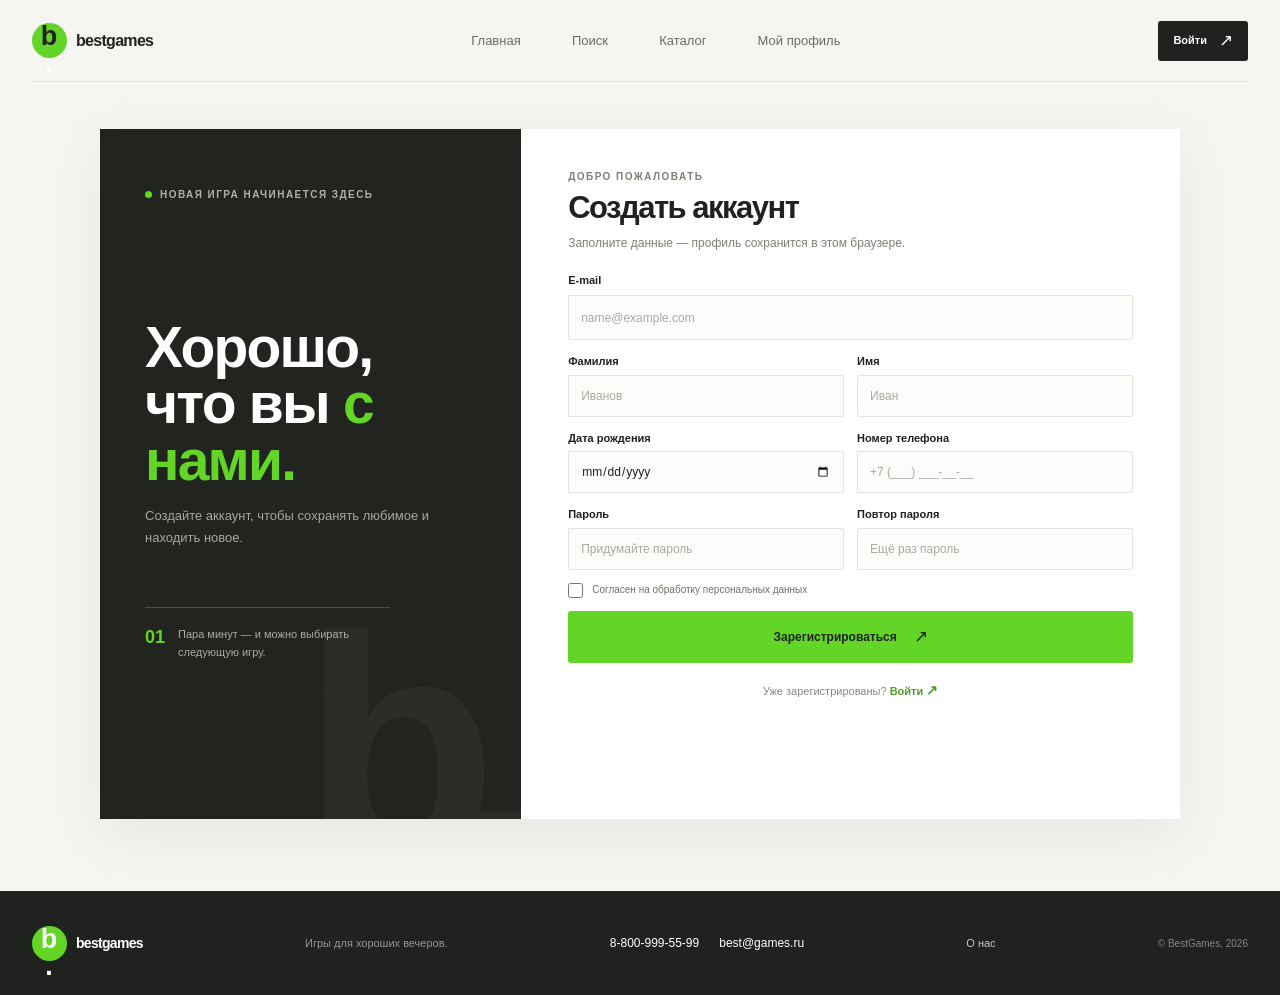
<file: register.html>
<!DOCTYPE html>
<html lang="ru">
    <head>
        <meta charset="utf-8"/>
        <meta content="width=device-width, initial-scale=1.0" name="viewport"/>
        <title>
            Регистрация — BestGames
        </title>
        <link href="css/main.css" rel="stylesheet"/>
    </head>
    <body class="account-page">
        <header class="site-header">
            <div class="site-header__inner">
                <a aria-label="BestGames — главная" class="logo" href="index.html">
                    <span class="logo__mark">
                        b
                        <span>
                            .
                        </span>
                    </span>
                    <span class="logo__name">
                        bestgames
                    </span>
                </a>
                <nav aria-label="Основная навигация" class="site-nav">
                    <a class="site-nav__link" href="index.html">
                        Главная
                    </a>
                    <a class="site-nav__link" href="index.html#search">
                        Поиск
                    </a>
                    <a class="site-nav__link" href="catalog.html">
                        Каталог
                    </a>
                    <a class="site-nav__link" href="profile.html">
                        Мой профиль
                    </a>
                </nav>
                <a class="button button--dark site-header__login" href="login.html">
                    Войти
                    <span aria-hidden="true">
                        ↗
                    </span>
                </a>
            </div>
        </header>
        <main class="account-layout account-layout--register">
            <aside class="account-aside account-aside--register">
                <p class="eyebrow">
                    <span class="eyebrow__dot">
                    </span>
                    Новая игра начинается здесь
                </p>
                <h1>
                    Хорошо,
                    <br/>
                    что вы
                    <span>
                        с нами.
                    </span>
                </h1>
                <p>
                    Создайте аккаунт, чтобы сохранять любимое и находить новое.
                </p>
                <div class="account-aside__note">
                    <span>
                        01
                    </span>
                    <p>
                        Пара минут — и можно выбирать следующую игру.
                    </p>
                </div>
                <span class="account-aside__mark">
                    b.
                </span>
            </aside>
            <section aria-labelledby="register-title" class="account-card account-card--form">
                <p class="eyebrow">
                    Добро пожаловать
                </p>
                <h2 class="section-title" id="register-title">
                    Создать аккаунт
                </h2>
                <p class="account-card__intro">
                    Заполните данные — профиль сохранится в этом браузере.
                </p>
                <form action="#" class="form-stack" id="register-form" method="post">
                    <div class="form-field">
                        <label for="email">
                            E-mail
                        </label>
                        <input autocomplete="email" id="email" name="email" placeholder="name@example.com" required="" type="email"/>
                    </div>
                    <div class="form-grid">
                        <div class="form-field">
                            <label for="surname">
                                Фамилия
                            </label>
                            <input autocomplete="family-name" id="surname" name="surname" placeholder="Иванов" required="" type="text"/>
                        </div>
                        <div class="form-field">
                            <label for="first-name">
                                Имя
                            </label>
                            <input autocomplete="given-name" id="first-name" name="first-name" placeholder="Иван" required="" type="text"/>
                        </div>
                    </div>
                    <div class="form-grid">
                        <div class="form-field">
                            <label for="birth-date">
                                Дата рождения
                            </label>
                            <input autocomplete="bday" id="birth-date" name="birth-date" required="" type="date"/>
                        </div>
                        <div class="form-field">
                            <label for="phone">
                                Номер телефона
                            </label>
                            <input autocomplete="tel" id="phone" name="phone" placeholder="+7 (___) ___-__-__" required="" type="tel"/>
                        </div>
                    </div>
                    <div class="form-grid">
                        <div class="form-field">
                            <label for="password">
                                Пароль
                            </label>
                            <input autocomplete="new-password" id="password" name="password" placeholder="Придумайте пароль" required="" type="password"/>
                        </div>
                        <div class="form-field">
                            <label for="password-repeat">
                                Повтор пароля
                            </label>
                            <input autocomplete="new-password" id="password-repeat" name="password-repeat" placeholder="Ещё раз пароль" required="" type="password"/>
                        </div>
                    </div>
                    <label class="check-field">
                        <input name="personal-data" required="" type="checkbox"/>
                        <span>
                            Согласен на обработку персональных данных
                        </span>
                    </label>
                    <p class="form-message" id="register-message" aria-live="polite" role="status"></p>
                    <button class="button button--lime button--wide" type="submit">
                        Зарегистрироваться
                        <span aria-hidden="true">
                            ↗
                        </span>
                    </button>
                </form>
                <p class="account-card__switch">
                    Уже зарегистрированы?
                    <a href="login.html">
                        Войти
                        <span aria-hidden="true">
                            ↗
                        </span>
                    </a>
                </p>
            </section>
        </main>
        <footer class="site-footer">
            <div class="site-footer__inner">
                <a class="logo logo--footer" href="index.html">
                    <span class="logo__mark">
                        b
                        <span>
                            .
                        </span>
                    </span>
                    <span class="logo__name">
                        bestgames
                    </span>
                </a>
                <p>
                    Игры для хороших вечеров.
                </p>
                <div class="site-footer__contacts">
                    <a href="tel:88009995599">
                        8-800-999-55-99
                    </a>
                    <a href="mailto:best@games.ru">
                        best@games.ru
                    </a>
                </div>
                <a class="site-footer__about" href="index.html#about">
                    О нас
                </a>
                <span class="site-footer__copy">
                    © BestGames, 2026
                </span>
            </div>
        </footer>
    </body>
</html>
</file>
<file: css/main.css>
/* Основа сайта */
:root {
    --ink: #20221f;
    --muted: #7d8077;
    --paper: #f5f6f1;
    --white: #fff;
    --line: #e4e6de;
    --lime: #63d526;
    --lime-dark: #43a818;
    --display-font: "Arial Narrow", "Roboto Condensed", "Arial", sans-serif;
    --body-font: "Segoe UI", Arial, sans-serif;
}

* { box-sizing: border-box; }

html { min-width: 320px; scroll-behavior: smooth; }

body {
    margin: 0;
    background: var(--paper);
    color: var(--ink);
    font-family: var(--body-font);
    font-size: 15px;
    line-height: 1.5;
    -webkit-font-smoothing: antialiased;
}

a { color: inherit; text-decoration: none; }
button, input, select, textarea { font: inherit; }
button, a, input, select, textarea { -webkit-tap-highlight-color: transparent; }
button:focus-visible, a:focus-visible, input:focus-visible, select:focus-visible, textarea:focus-visible { outline: 3px solid #98e46f; outline-offset: 3px; }

.page-width { width: min(1180px, calc(100% - 64px)); margin-inline: auto; }
.visually-hidden { position: absolute; width: 1px; height: 1px; padding: 0; margin: -1px; overflow: hidden; clip: rect(0, 0, 0, 0); white-space: nowrap; border: 0; }

.site-header { position: relative; z-index: 5; background: var(--paper); }
.site-header__inner { width: min(1320px, calc(100% - 64px)); height: 82px; margin: 0 auto; display: flex; align-items: center; justify-content: space-between; gap: 30px; border-bottom: 1px solid var(--line); }
.logo { display: inline-flex; align-items: center; gap: 9px; flex: 0 0 auto; }
.logo__mark { display: grid; place-items: center; width: 35px; height: 35px; background: var(--lime); border-radius: 50%; font-family: var(--display-font); font-size: 27px; font-weight: 900; letter-spacing: -3px; line-height: 1; padding-right: 4px; }
.logo__mark span { color: var(--white); }
.logo__name { font-size: 16px; font-weight: 750; letter-spacing: -0.7px; }
.site-nav { display: flex; align-items: center; gap: clamp(22px, 4vw, 52px); }
.site-nav__link { position: relative; color: #696c64; font-size: 13px; transition: color 160ms ease; }
.site-nav__link:hover, .site-nav__link--active { color: var(--ink); }
.site-nav__link--active::after { position: absolute; right: 0; bottom: -30px; left: 0; height: 2px; background: var(--lime); content: ""; }
.button { min-height: 48px; padding: 0 21px; display: inline-flex; align-items: center; justify-content: center; gap: 17px; border: 0; border-radius: 3px; cursor: pointer; font-size: 12px; font-weight: 700; transition: background-color 160ms ease, transform 160ms ease; }
.button:hover { transform: translateY(-2px); }
.button:disabled { cursor: wait; opacity: 0.65; transform: none; }
.button span { font-size: 17px; font-weight: 400; }
.button--dark { color: var(--white); background: var(--ink); }
.button--dark:hover { background: #3a3e36; }
.button--lime { color: var(--ink); background: var(--lime); }
.button--lime:hover { background: #7ce64a; }
.button--small { min-height: 38px; padding-inline: 14px; gap: 9px; font-size: 11px; }
.button--wide { width: 100%; min-height: 52px; }
.site-header__login { min-height: 40px; padding: 0 15px; gap: 12px; font-size: 11px; }

/* Главный слайдер */
.showcase { position: relative; margin-top: 34px; overflow: hidden; background: #20221f; color: var(--white); }
.showcase__control { position: absolute; width: 1px; height: 1px; opacity: 0; pointer-events: none; }
.showcase__slides { min-height: 450px; }
.showcase__slide { position: absolute; inset: 0; min-height: 450px; display: grid; grid-template-columns: 0.84fr 1.16fr; align-items: center; padding: 48px 7.4%; overflow: hidden; opacity: 0; visibility: hidden; transition: opacity 320ms ease, visibility 320ms ease; }
#release-one:checked ~ .showcase__slides .showcase__slide--one,
#release-two:checked ~ .showcase__slides .showcase__slide--two,
#release-three:checked ~ .showcase__slides .showcase__slide--three { position: relative; opacity: 1; visibility: visible; }
.showcase__copy { position: relative; z-index: 2; max-width: 390px; padding-bottom: 10px; }
.eyebrow { margin: 0 0 14px; display: flex; align-items: center; gap: 8px; color: var(--muted); font-size: 10px; font-weight: 650; letter-spacing: 1.45px; text-transform: uppercase; }
.showcase .eyebrow, .account-aside .eyebrow { color: rgb(255 255 255 / 64%); }
.eyebrow__dot { width: 7px; height: 7px; flex: 0 0 auto; background: var(--lime); border-radius: 50%; }
.showcase__index { margin: 33px 0 12px; color: var(--lime); font-family: var(--display-font); font-size: 14px; font-weight: 700; letter-spacing: 1px; }
.showcase__index span { color: rgb(255 255 255 / 42%); }
.showcase__title { margin: 0; font-family: var(--display-font); font-size: clamp(38px, 5.3vw, 63px); font-stretch: condensed; font-weight: 800; letter-spacing: -2px; line-height: 0.98; }
.showcase__description { max-width: 330px; margin: 19px 0 23px; color: rgb(255 255 255 / 64%); font-size: 13px; line-height: 1.7; }
.showcase__buy { display: flex; align-items: center; gap: 22px; }
.price { font-size: 15px; font-weight: 750; white-space: nowrap; }
.showcase__image { width: 100%; height: 356px; object-fit: contain; filter: drop-shadow(0 16px 35px rgb(0 0 0 / 26%)); }
.showcase__arrows { position: absolute; right: 25px; bottom: 24px; z-index: 3; display: flex; gap: 8px; }
.showcase__arrow { width: 36px; height: 36px; display: grid; place-items: center; border: 1px solid rgb(255 255 255 / 27%); border-radius: 50%; color: white; cursor: pointer; font-size: 17px; transition: color 150ms ease, background-color 150ms ease; }
.showcase__arrow:hover { color: var(--ink); background: var(--lime); }
.showcase__dots { position: absolute; bottom: 39px; left: 7.4%; z-index: 4; display: flex; gap: 7px; }
.showcase__dots label { width: 22px; height: 3px; background: rgb(255 255 255 / 34%); cursor: pointer; }
#release-one:checked ~ .showcase__dots label:nth-child(1), #release-two:checked ~ .showcase__dots label:nth-child(2), #release-three:checked ~ .showcase__dots label:nth-child(3) { background: var(--lime); }
.showcase__slide--two { background: #222c2c; }
.showcase__slide--three { background: #282522; }

/* Поиск и карточки игр */
.home-search { margin-top: 67px; padding: 26px 30px; display: flex; align-items: center; justify-content: space-between; gap: 24px; background: #eceee7; }
.home-search .eyebrow, .section-heading .eyebrow { margin-bottom: 5px; }
.section-title { margin: 0; font-family: var(--display-font); font-size: clamp(29px, 3.6vw, 40px); font-weight: 800; letter-spacing: -1.5px; line-height: 1.12; }
.search-form { width: min(470px, 53%); display: flex; align-items: center; padding: 4px; border: 1px solid #d9dcd2; background: var(--white); }
.search-form input { width: 100%; min-width: 0; height: 40px; padding: 0 13px; border: 0; outline: none; color: var(--ink); font-size: 12px; }
.search-form input::placeholder { color: #a3a69e; }
.search-form input:focus-visible { outline: 0; }
.search-form .button { min-height: 40px; flex: 0 0 auto; }
.section-block { padding-top: 66px; padding-bottom: 75px; }
.section-heading { display: flex; align-items: end; justify-content: space-between; gap: 20px; margin-bottom: 25px; }
.text-link { display: inline-flex; align-items: center; gap: 10px; color: #51544c; font-size: 12px; font-weight: 650; transition: color 150ms ease; }
.text-link:hover { color: var(--lime-dark); }
.text-link span { font-size: 16px; }
.game-grid { display: grid; grid-template-columns: repeat(3, minmax(0, 1fr)); gap: 21px; }
.game-card { min-width: 0; background: var(--white); transition: transform 180ms ease, box-shadow 180ms ease; }
.game-card:hover { transform: translateY(-3px); box-shadow: 0 12px 28px rgb(24 28 19 / 8%); }
.game-card__art-link { display: block; overflow: hidden; background: #20221f; }
.game-card__image { width: 100%; aspect-ratio: 1.69; display: block; object-fit: cover; transition: transform 240ms ease; }
.game-card:hover .game-card__image { transform: scale(1.025); }
.game-card__body { padding: 16px 17px 15px; }
.game-card__meta, .game-card__bottom { display: flex; align-items: center; justify-content: space-between; gap: 10px; }
.game-card__meta { color: var(--muted); font-size: 10px; }
.rating { color: #71c943; font-size: 12px; letter-spacing: 1px; white-space: nowrap; }
.rating__empty { color: #d7dbd1; }
.game-card__title { margin: 9px 0 13px; font-family: var(--display-font); font-size: 21px; font-weight: 750; letter-spacing: -0.35px; line-height: 1.15; }
.game-card__bottom { padding-top: 12px; border-top: 1px solid #edefe9; }
.round-link { width: 30px; height: 30px; display: grid; place-items: center; background: #eff0ea; border-radius: 50%; font-size: 15px; transition: background-color 150ms ease; }
.round-link:hover { background: var(--lime); }
.about-strip { min-height: 205px; margin-bottom: 78px; padding: 36px 42px; display: grid; grid-template-columns: auto 1fr 1.05fr auto; align-items: center; gap: 32px; background: #22241f; color: var(--white); }
.about-strip__mark { color: var(--lime); font-family: var(--display-font); font-size: 59px; font-weight: 800; letter-spacing: -6px; }
.about-strip .eyebrow { color: rgb(255 255 255 / 54%); }
.about-strip h2 { margin: 0; font-family: var(--display-font); font-size: 27px; letter-spacing: -0.7px; line-height: 1.1; }
.about-strip__text { max-width: 285px; margin: 0; color: rgb(255 255 255 / 62%); font-size: 12px; line-height: 1.75; }

/* Подвал */
.site-footer { background: #20221f; color: var(--white); }
.site-footer__inner { width: min(1320px, calc(100% - 64px)); min-height: 104px; margin-inline: auto; display: flex; align-items: center; justify-content: space-between; gap: 22px; }
.logo--footer .logo__name { font-size: 14px; }
.site-footer__inner > p { margin: 0; color: rgb(255 255 255 / 52%); font-size: 11px; }
.site-footer__contacts { display: flex; gap: 20px; font-size: 12px; }
.site-footer__contacts a:hover { color: var(--lime); }
.site-footer__about { color: rgb(255 255 255 / 75%); font-size: 11px; }
.site-footer__about:hover { color: var(--lime); }
.site-footer__copy { color: rgb(255 255 255 / 45%); font-size: 10px; }

/* Страницы аккаунта */
.account-page { background: var(--paper); }
.account-layout { width: min(1080px, calc(100% - 64px)); min-height: 640px; margin: 47px auto 72px; display: grid; grid-template-columns: 0.85fr 1.15fr; align-items: stretch; box-shadow: 0 16px 55px rgb(33 37 29 / 7%); }
.account-aside { position: relative; min-height: 610px; padding: 58px 45px; overflow: hidden; display: flex; flex-direction: column; align-items: flex-start; background: #22241f; color: var(--white); }
.account-aside h1 { position: relative; z-index: 1; margin: 91px 0 17px; font-family: var(--display-font); font-size: clamp(42px, 5vw, 57px); font-weight: 800; letter-spacing: -1.8px; line-height: 0.99; }
.account-aside h1 span { color: var(--lime); }
.account-aside > p:not(.eyebrow) { position: relative; z-index: 1; max-width: 290px; margin: 0; color: rgb(255 255 255 / 60%); font-size: 13px; line-height: 1.7; }
.account-aside > .text-link { position: relative; z-index: 1; margin-top: 28px; color: var(--lime); }
.account-aside__mark { position: absolute; right: 15px; bottom: -89px; color: rgb(255 255 255 / 4%); font-family: var(--display-font); font-size: 320px; font-weight: 800; letter-spacing: -40px; line-height: 1; }
.account-card { min-width: 0; padding: 62px 60px 44px; background: var(--white); }
.account-card > .eyebrow { margin-bottom: 7px; }
.account-card .section-title { font-size: 31px; }
.account-card__intro { margin: 8px 0 29px; color: var(--muted); font-size: 12px; }
.form-stack { display: flex; flex-direction: column; gap: 17px; }
.form-field { min-width: 0; display: flex; flex-direction: column; gap: 7px; }
.form-field label { font-size: 11px; font-weight: 650; }
.form-field input, .form-field select, .form-field textarea { width: 100%; min-height: 45px; padding: 0 12px; border: 1px solid #e3e6de; border-radius: 2px; background: #fcfcfa; color: var(--ink); font-size: 12px; }
.form-field input::placeholder, .form-field textarea::placeholder { color: #a8aba3; }
.form-field textarea { min-height: 106px; padding-top: 11px; resize: vertical; }
.form-row { display: flex; justify-content: space-between; align-items: center; margin-top: -7px; }
.form-row--end { justify-content: flex-end; }
.form-message { display: none; margin: -3px 0 0; padding: 10px 12px; font-size: 11px; line-height: 1.5; }
.form-message[data-state="error"] { display: block; background: #fff0ec; color: #a34332; }
.form-message[data-state="success"] { display: block; background: #eef8e9; color: #467c2b; }
.form-help, .account-card__switch a { color: #4e9e26; font-size: 11px; font-weight: 650; }
.form-help:hover, .account-card__switch a:hover { text-decoration: underline; }
.recovery-note { margin-top: 24px; padding: 13px; display: flex; gap: 11px; align-items: flex-start; background: #f3f6ef; }
.recovery-note__icon { width: 19px; height: 19px; flex: 0 0 auto; display: grid; place-items: center; border: 1px solid #9acb7e; border-radius: 50%; color: #4c9d25; font-family: Georgia, serif; font-size: 12px; font-style: italic; }
.recovery-note p { margin: 0; color: #74786e; font-size: 10px; line-height: 1.65; }
.recovery-note a { color: #4e9e26; font-weight: 650; }
.account-card__switch { margin: 23px 0 0; text-align: center; color: #85887f; font-size: 11px; }
.account-card__switch a span { font-size: 14px; }
.account-layout--register { grid-template-columns: 0.78fr 1.22fr; }
.account-aside--register { min-height: 690px; }
.account-aside--register h1 { margin-top: 103px; }
.account-aside__note { position: relative; z-index: 1; max-width: 245px; margin-top: 58px; padding-top: 16px; display: flex; gap: 13px; border-top: 1px solid rgb(255 255 255 / 18%); }
.account-aside__note span { color: var(--lime); font-family: var(--display-font); font-size: 18px; font-weight: 700; }
.account-aside__note p { margin: 2px 0 0; color: rgb(255 255 255 / 61%); font-size: 11px; line-height: 1.55; }
.account-card--form { padding: 40px 47px 34px; }
.account-card--form .account-card__intro { margin-bottom: 20px; }
.account-card--form .form-stack { gap: 13px; }
.form-grid { display: grid; grid-template-columns: repeat(2, minmax(0, 1fr)); gap: 13px; }
.form-grid .form-field { gap: 5px; }
.form-grid .form-field input, .form-grid .form-field select { min-height: 42px; }
.check-field { display: flex; align-items: flex-start; gap: 9px; color: #6f736a; font-size: 10px; line-height: 1.45; cursor: pointer; }
.check-field input { width: 15px; height: 15px; flex: 0 0 auto; margin: 0; accent-color: var(--lime-dark); }
.account-card--form .account-card__switch { margin-top: 17px; }

/* Каталог */
.catalog-page, .profile-page, .admin-page { padding-top: 54px; padding-bottom: 82px; }
.catalog-heading { align-items: end; margin-bottom: 25px; }
.catalog-heading__count { margin: 9px 0 0; color: var(--muted); font-size: 12px; }
.title-dot { color: var(--lime-dark); }
.search-form--catalog { width: min(390px, 43%); }
.catalog-filters { margin-bottom: 24px; padding-bottom: 19px; display: flex; gap: 8px; overflow-x: auto; border-bottom: 1px solid var(--line); scrollbar-width: thin; }
.filter-pill { min-height: 35px; padding: 0 13px; display: inline-flex; flex: 0 0 auto; align-items: center; gap: 9px; border: 1px solid #e1e3dc; border-radius: 20px; color: #62665d; font-size: 11px; transition: border-color 150ms ease, background-color 150ms ease; }
.filter-pill:hover { border-color: #acd897; }
.filter-pill--active { border-color: var(--lime); background: #e9f8e1; color: var(--ink); font-weight: 700; }
.filter-pill--active span { color: #5d9d3f; font-size: 9px; }
.catalog-grid { display: grid; grid-template-columns: repeat(3, minmax(0, 1fr)); gap: 22px; }
.game-details { margin-top: 26px; }
.game-detail { display: none; grid-template-columns: minmax(220px, 0.72fr) 1.28fr; align-items: center; gap: 28px; padding: 25px; background: var(--white); scroll-margin-top: 24px; }
.game-detail:target { display: grid; }
.game-detail > img { width: 100%; aspect-ratio: 1.45; object-fit: cover; }
.game-detail h2 { margin: 0; font-family: var(--display-font); font-size: 30px; letter-spacing: -0.7px; line-height: 1.1; }
.game-detail p:not(.eyebrow) { max-width: 570px; margin: 12px 0 22px; color: #777a72; font-size: 12px; line-height: 1.7; }
.game-detail__bottom { display: flex; align-items: center; justify-content: space-between; gap: 15px; }
.game-card--catalog .game-card__body { padding: 17px 18px 18px; }
.game-card__developer { margin: -7px 0 9px; color: #7e8178; font-size: 10px; }
.game-card__description { min-height: 51px; margin: 0 0 14px; color: #777a72; font-size: 11px; line-height: 1.6; }
.game-card--catalog .game-card__bottom { padding-top: 13px; }

/* Профиль */
.profile-page > .section-heading { margin-bottom: 28px; }
.profile-layout { display: grid; grid-template-columns: 0.72fr 1.28fr; gap: 23px; }
.profile-card, .profile-details, .admin-form-card { background: var(--white); }
.profile-card { padding: 28px; }
.profile-avatar { width: 59px; height: 59px; margin-bottom: 16px; display: grid; place-items: center; border: 1px solid #dcead2; border-radius: 50%; background: #eff8e9; color: #4f9f2a; font-family: var(--display-font); font-size: 21px; font-weight: 700; }
.profile-card__greeting { margin: 0; font-family: var(--display-font); font-size: 24px; font-weight: 700; letter-spacing: -0.5px; }
.profile-card__email { margin: 4px 0 14px; color: var(--muted); font-size: 11px; overflow-wrap: anywhere; }
.profile-card__badge { display: inline-flex; align-items: center; gap: 7px; padding: 6px 9px; background: #f0f6eb; color: #55794a; font-size: 9px; }
.profile-card__badge .eyebrow__dot { width: 6px; height: 6px; }
.profile-card__rule { height: 1px; margin: 24px 0 12px; background: var(--line); }
.profile-card__link { padding: 12px 0; display: flex; justify-content: space-between; color: #74776f; font-size: 11px; }
.profile-card__link span { font-size: 15px; }
.profile-card__link--active { color: var(--ink); font-weight: 700; }
.profile-card__link--active span { color: var(--lime-dark); }
.profile-details { padding: 29px 34px 25px; }
.profile-details__heading { display: flex; align-items: center; justify-content: space-between; gap: 16px; padding-bottom: 20px; border-bottom: 1px solid var(--line); }
.profile-details__heading .eyebrow { margin-bottom: 4px; }
.profile-details__heading h2 { margin: 0; font-family: var(--display-font); font-size: 23px; font-weight: 750; letter-spacing: -0.5px; }
.profile-details__edit { width: 34px; height: 34px; display: grid; place-items: center; border: 1px solid var(--line); border-radius: 50%; color: #70756a; font-size: 15px; }
.details-list { margin: 0; }
.details-list__item { min-height: 53px; display: grid; grid-template-columns: 0.82fr 1.18fr; align-items: center; gap: 20px; border-bottom: 1px solid #eff0ec; }
.details-list__item dt { color: var(--muted); font-size: 11px; }
.details-list__item dd { margin: 0; font-size: 12px; font-weight: 600; overflow-wrap: anywhere; }
.profile-details__hint { margin: 16px 0 0; color: #979a91; font-size: 10px; }
.profile-favorites { margin-top: 63px; }
.profile-favorites .game-grid { max-width: 780px; grid-template-columns: repeat(2, minmax(0, 1fr)); }
.profile-favorites .game-card:nth-child(n + 3) { display: none; }

/* Административная форма */
.admin-page > .section-heading { margin-bottom: 28px; }
.admin-badge { display: inline-flex; align-items: center; gap: 8px; color: #64675f; font-size: 11px; }
.admin-layout { display: grid; grid-template-columns: 0.67fr 1.33fr; gap: 22px; align-items: start; }
.admin-note { position: sticky; top: 20px; min-height: 410px; padding: 28px; display: flex; flex-direction: column; background: #22241f; color: var(--white); }
.admin-note__number { color: var(--lime); font-family: var(--display-font); font-size: 13px; font-weight: 700; }
.admin-note h2 { margin: 65px 0 12px; font-family: var(--display-font); font-size: 34px; letter-spacing: -0.9px; line-height: 1; }
.admin-note > p { max-width: 240px; margin: 0; color: rgb(255 255 255 / 59%); font-size: 11px; line-height: 1.7; }
.admin-note__bottom { margin-top: auto; padding-top: 17px; display: flex; justify-content: space-between; gap: 10px; border-top: 1px solid rgb(255 255 255 / 18%); color: rgb(255 255 255 / 47%); font-size: 9px; }
.admin-form-card { padding: 27px 32px 30px; }
.admin-form-card .profile-details__heading { margin-bottom: 22px; }
.admin-form-card .form-stack { gap: 16px; }
.file-input { min-height: auto !important; padding: 9px !important; background: #fcfcfa !important; }
.file-input::file-selector-button { margin-right: 12px; padding: 7px 11px; border: 0; border-radius: 2px; background: #e9f5e2; color: #467d2a; cursor: pointer; font-size: 10px; }
.form-field__hint { margin-top: -2px; color: #969990; font-size: 9px; }
.price-input { position: relative; }
.price-input input { padding-right: 38px; }
.price-input span { position: absolute; top: 50%; right: 13px; transform: translateY(-50%); color: #8d9088; font-size: 12px; }
.admin-form-card__actions { padding-top: 7px; display: flex; justify-content: flex-end; align-items: center; gap: 22px; }
/* Адаптивность */

@media (min-width: 700px) and (max-width: 1023px) {
    .page-width { width: calc(100% - 48px); }
    .site-header__inner, .site-footer__inner { width: calc(100% - 48px); }
    .site-nav { gap: 22px; }
    .showcase__slide { grid-template-columns: 0.9fr 1.1fr; padding-inline: 6%; }
    .showcase__image { height: 315px; }
    .showcase__title { font-size: 52px; }
    .game-grid, .catalog-grid { grid-template-columns: repeat(2, minmax(0, 1fr)); }
    .game-grid--home .game-card:nth-child(3) { display: none; }
    .about-strip { grid-template-columns: auto 1fr 1fr; gap: 22px; padding-inline: 30px; }
    .about-strip .button { grid-column: 2 / -1; justify-self: start; }
    .site-footer__inner > p { display: none; }
    .account-layout, .account-layout--register { width: calc(100% - 48px); grid-template-columns: 0.8fr 1.2fr; }
    .account-aside { padding-inline: 32px; }
    .account-card { padding-inline: 38px; }
    .account-card--form { padding-inline: 30px; }
    .profile-layout { grid-template-columns: 0.8fr 1.2fr; }
    .admin-layout { grid-template-columns: 0.72fr 1.28fr; }
}

/* Мобильные устройства */

@media (max-width: 699px) {
    body { font-size: 14px; }
    .page-width { width: calc(100% - 36px); }
    .site-header__inner { width: calc(100% - 36px); height: auto; min-height: 68px; padding-block: 10px 7px; display: grid; grid-template-columns: 1fr auto; gap: 8px 12px; }
    .logo { gap: 7px; }
    .logo__mark { width: 31px; height: 31px; font-size: 24px; }
    .logo__name { font-size: 14px; }
    .site-nav { grid-column: 1 / -1; grid-row: 2; width: 100%; margin: 0; padding-top: 5px; gap: 19px; overflow-x: auto; scrollbar-width: none; }
    .site-nav::-webkit-scrollbar { display: none; }
    .site-nav__link { flex: 0 0 auto; font-size: 10px; }
    .site-nav__link--active::after { bottom: -12px; }
    .site-header__login { min-height: 35px; padding-inline: 10px; gap: 7px; font-size: 10px; }
    .site-header__login span { font-size: 14px; }
    .showcase { margin-top: 18px; }
    .showcase__slides, .showcase__slide { min-height: 550px; }
    .showcase__slide { grid-template-columns: 1fr; grid-template-rows: auto 1fr; align-content: start; padding: 31px 25px 55px; }
    .showcase__copy { max-width: 100%; }
    .showcase__index { margin-top: 22px; }
    .showcase__title { font-size: clamp(42px, 12vw, 58px); }
    .showcase__description { max-width: 300px; margin-block: 13px 17px; font-size: 12px; }
    .showcase__buy { gap: 16px; }
    .showcase__image { position: absolute; right: -8%; bottom: 22px; width: 82%; height: 245px; opacity: 0.9; }
    .showcase__arrows { right: 18px; bottom: 19px; }
    .showcase__arrow { width: 32px; height: 32px; }
    .showcase__dots { bottom: 33px; left: 25px; }
    .home-search { margin-top: 35px; padding: 22px 18px; align-items: stretch; flex-direction: column; gap: 14px; }
    .section-title { font-size: 31px; }
    .search-form, .search-form--catalog { width: 100%; }
    .search-form input { padding-inline: 9px; font-size: 11px; }
    .search-form .button { padding-inline: 13px; gap: 9px; }
    .section-block { padding-top: 48px; padding-bottom: 52px; }
    .section-heading { align-items: end; margin-bottom: 18px; }
    .section-heading > .text-link { gap: 5px; font-size: 10px; white-space: nowrap; }
    .game-grid { grid-template-columns: 1fr; gap: 15px; }
    .game-grid--home .game-card:nth-child(3) { display: none; }
    .game-card__image { aspect-ratio: 1.72; }
    .game-card__body { padding: 13px 14px; }
    .game-card__title { margin-block: 7px 10px; font-size: 19px; }
    .about-strip { min-height: auto; margin-bottom: 48px; padding: 23px; grid-template-columns: auto 1fr; gap: 17px; }
    .about-strip__mark { font-size: 44px; }
    .about-strip h2 { font-size: 23px; }
    .about-strip__text { grid-column: 1 / -1; max-width: none; }
    .about-strip .button { grid-column: 1 / -1; justify-self: start; }
    .site-footer__inner { width: calc(100% - 36px); min-height: 150px; padding-block: 21px; display: grid; grid-template-columns: 1fr auto; gap: 10px 15px; }
    .site-footer__inner > p { grid-column: 1; grid-row: 2; display: block; }
    .site-footer__contacts { grid-column: 1; grid-row: 3; flex-wrap: wrap; gap: 6px 13px; font-size: 10px; }
    .site-footer__about { grid-column: 2; grid-row: 2; align-self: start; justify-self: end; font-size: 10px; }
    .site-footer__copy { grid-column: 2; grid-row: 3; align-self: end; text-align: right; }
    .account-layout, .account-layout--register { width: calc(100% - 36px); min-height: 0; margin-block: 25px 45px; grid-template-columns: 1fr; }
    .account-aside, .account-aside--register { min-height: 275px; padding: 27px 25px 30px; }
    .account-aside h1, .account-aside--register h1 { margin-block: 39px 12px; font-size: 41px; }
    .account-aside > p:not(.eyebrow) { max-width: 250px; font-size: 11px; }
    .account-aside > .text-link { margin-top: 16px; font-size: 10px; }
    .account-aside__mark { right: 4px; bottom: -42px; font-size: 190px; letter-spacing: -24px; }
    .account-card, .account-card--form { padding: 30px 24px; }
    .account-card .section-title { font-size: 28px; }
    .account-card__intro { margin-bottom: 22px; }
    .account-aside__note { margin-top: 25px; }
    .account-aside__note p { max-width: 200px; }
    .form-grid { gap: 10px; }
    .form-grid .form-field label { font-size: 10px; }
    .form-grid .form-field input { padding-inline: 8px; font-size: 11px; }
    .catalog-page, .profile-page, .admin-page { padding-top: 37px; padding-bottom: 53px; }
    .catalog-heading { align-items: flex-start; flex-direction: column; gap: 17px; }
    .catalog-heading__count { max-width: 275px; font-size: 11px; }
    .catalog-filters { margin-right: -18px; padding-bottom: 14px; gap: 6px; }
    .filter-pill { min-height: 32px; padding-inline: 11px; font-size: 10px; }
    .catalog-grid { grid-template-columns: 1fr; gap: 15px; }
    .game-detail { grid-template-columns: 1fr; gap: 17px; padding: 18px; }
    .game-detail > img { max-height: 210px; }
    .game-detail h2 { font-size: 25px; }
    .game-detail__bottom .text-link { font-size: 10px; }
    .game-card--catalog .game-card__image { aspect-ratio: 1.72; }
    .game-card__description { min-height: 0; }
    .profile-page > .section-heading { align-items: flex-start; }
    .profile-layout { grid-template-columns: 1fr; gap: 14px; }
    .profile-card { padding: 22px; }
    .profile-avatar { width: 49px; height: 49px; margin-bottom: 10px; font-size: 18px; }
    .profile-card__rule { margin-block: 17px 7px; }
    .profile-details { padding: 23px 20px; }
    .profile-details__heading { padding-bottom: 16px; }
    .profile-details__heading h2 { font-size: 20px; }
    .details-list__item { grid-template-columns: 0.75fr 1.25fr; gap: 9px; }
    .details-list__item dt { font-size: 10px; }
    .details-list__item dd { font-size: 11px; }
    .profile-favorites { margin-top: 43px; }
    .profile-favorites .section-heading { align-items: end; }
    .profile-favorites .game-grid { grid-template-columns: 1fr; }
    .profile-favorites .game-card:nth-child(2) { display: none; }
    .admin-badge { font-size: 0; }
    .admin-badge .eyebrow__dot { width: 9px; height: 9px; }
    .admin-page > .section-heading { align-items: flex-start; }
    .admin-layout { grid-template-columns: 1fr; gap: 14px; }
    .admin-note { position: relative; top: 0; min-height: 210px; padding: 21px; }
    .admin-note h2 { margin: 22px 0 8px; font-size: 29px; }
    .admin-note > p { max-width: 290px; font-size: 10px; }
    .admin-note__bottom { margin-top: 16px; }
    .admin-form-card { padding: 22px 19px; }
    .admin-form-card .profile-details__heading { margin-bottom: 17px; }
    .admin-form-card .form-stack { gap: 14px; }
    .admin-form-card .form-grid { grid-template-columns: 1fr; }
    .admin-form-card .form-grid .form-field input, .admin-form-card .form-grid .form-field select { min-height: 44px; }
}

/* Предпочтение уменьшенной анимации */

@media (prefers-reduced-motion: reduce) {
    *, *::before, *::after { scroll-behavior: auto !important; transition-duration: 0.01ms !important; animation-duration: 0.01ms !important; animation-iteration-count: 1 !important; }
}
</file>
